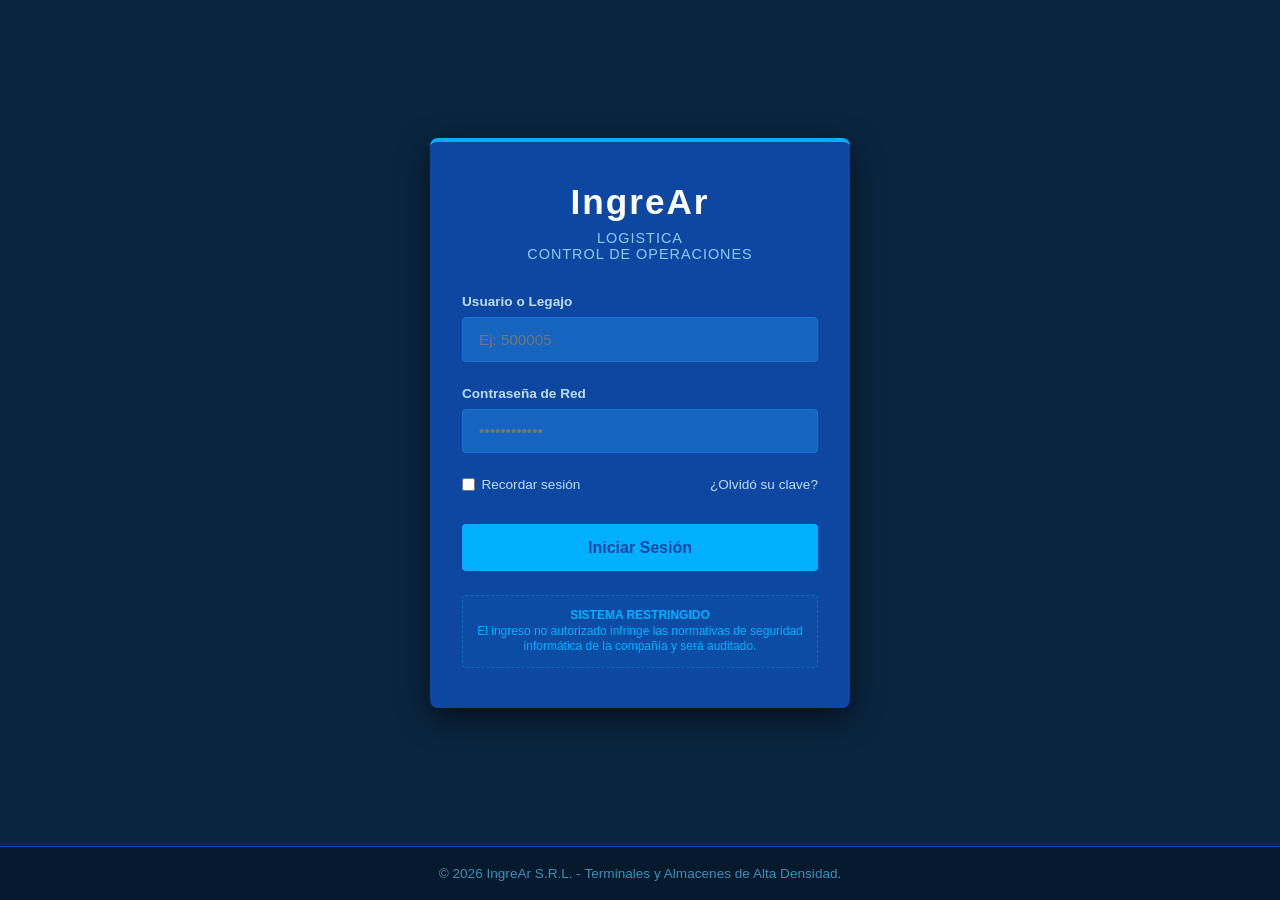
<file: index.html>
<!DOCTYPE html>
<html lang="es">
<head>
    <meta charset="UTF-8">
    <meta name="viewport" content="width=device-width, initial-scale=1.0">
    <title>IngreAr - Acceso Autorizado</title>
	    <style>
        /* --- ESTILOS GENERALES Y VARIABLES (Estilo Arcor) --- */
        :root {
            --color-principal: #0d47a1; /* Azul institucional profundo */
            --color-secundario: #1565c0; /* Azul intermedio para inputs */
            --color-acento: #00b0ff; /* Celeste brillante estilo Arcor */
            --color-texto: #ffffff;
            --color-texto-oscuro: #333333;
            --color-fondo-login: #0a2540; /* Fondo azul noche muy oscuro */
            --fuente: 'Segoe UI', Tahoma, Geneva, Verdana, sans-serif;
        }

        * {
            margin: 0;
            padding: 0;
            box-sizing: border-box;
        }

        body {
            font-family: var(--fuente);
            background-color: var(--color-fondo-login);
            color: var(--color-texto);
            height: 100vh;
            display: flex;
            flex-direction: column;
            justify-content: space-between;
        }

        /* --- CONTENEDOR CENTRAL DE LOGIN --- */
        .login-wrapper {
            flex: 1;
            display: flex;
            justify-content: center;
            align-items: center;
            padding: 1.5rem;
        }

        .login-card {
            background-color: var(--color-principal);
            width: 100%;
            max-width: 420px;
            padding: 2.5rem 2rem;
            border-radius: 8px;
            box-shadow: 0 10px 30px rgba(0, 0, 0, 0.6);
            border-top: 4px solid var(--color-acento);
        }

        .login-header {
            text-align: center;
            margin-bottom: 2rem;
        }

        .logo {
            font-size: 2.2rem;
            font-weight: bold;
            letter-spacing: 2px;
            margin-bottom: 0.5rem;
        }

        .logo span {
            color: var(--color-acento);
        }

        .login-header p {
            color: #90caf9; /* Celeste claro suavizado */
            font-size: 0.9rem;
            text-transform: uppercase;
            letter-spacing: 1px;
        }

        /* --- FORMULARIO E INPUTS --- */
        .form-group {
            margin-bottom: 1.5rem;
        }

        .form-group label {
            display: block;
            font-size: 0.85rem;
            font-weight: 600;
            margin-bottom: 0.5rem;
            color: #bbdefb;
        }

        .form-group input {
            width: 100%;
            padding: 0.8rem 1rem;
            background-color: var(--color-secundario);
            border: 1px solid #1976d2;
            border-radius: 4px;
            color: var(--color-texto);
            font-family: var(--fuente);
            font-size: 0.95rem;
            transition: all 0.3s ease;
        }

        .form-group input:focus {
            outline: none;
            border-color: var(--color-acento);
            box-shadow: 0 0 8px rgba(0, 176, 255, 0.4);
        }

        /* --- OPCIONES ADICIONALES --- */
        .login-opciones {
            display: flex;
            justify-content: space-between;
            align-items: center;
            font-size: 0.85rem;
            margin-bottom: 2rem;
        }

        .recordar-me {
            display: flex;
            align-items: center;
            gap: 0.4rem;
            cursor: pointer;
            color: #bbdefb;
        }

        .recordar-me input {
            accent-color: var(--color-acento);
        }

        .olvido-pass {
            color: #bbdefb;
            text-decoration: none;
            transition: color 0.2s;
        }

        .olvido-pass:hover {
            color: var(--color-acento);
        }

        /* --- BOTÓN DE ACCESO --- */
        .btn-ingresar {
            width: 100%;
            background-color: var(--color-acento);
            color: #0d47a1; /* Texto azul oscuro para contraste legible */
            border: none;
            padding: 0.9rem;
            border-radius: 4px;
            font-size: 1rem;
            font-weight: bold;
            cursor: pointer;
            transition: background-color 0.3s ease, transform 0.1s ease;
        }

        .btn-ingresar:hover {
            background-color: #40c4ff;
        }

        .btn-ingresar:active {
            transform: scale(0.98);
        }

        /* --- ADVERTENCIA DE SEGURIDAD --- */
        .aviso-seguridad {
            margin-top: 1.5rem;
            background-color: rgba(0, 176, 255, 0.05);
            border: 1px dashed rgba(0, 176, 255, 0.3);
            padding: 0.75rem;
            border-radius: 4px;
            text-align: center;
        }

        .aviso-seguridad p {
            font-size: 0.75rem;
            color: var(--color-acento);
            line-height: 1.3;
        }

        /* --- FOOTER --- */
        footer {
            background-color: rgba(0, 0, 0, 0.3);
            text-align: center;
            padding: 1.2rem;
            font-size: 0.85rem;
            border-top: 1px solid #0d47a1;
        }

        footer p {
            color: #4fc3f7;
            opacity: 0.7;
        }
    </style>
</head>
<body>

    <!-- Contenedor del Login -->
    <div class="login-wrapper">
        <div class="login-card">
            
            <div class="login-header">
                <div class="logo">IngreAr</div>
                <p>Logistica</p>
				<p>Control de Operaciones</p>
            </div>

            <form onsubmit="return false;">
                <!-- Usuario o Legajo -->
                <div class="form-group">
                    <label for="usuario">Usuario o Legajo</label>
                    <input type="text" id="usuario" placeholder="Ej: 500005" required autocomplete="username">
                </div>

                <!-- Contraseña -->
                <div class="form-group">
                    <label for="password">Contraseña de Red</label>
                    <input type="password" id="password" placeholder="••••••••••••" required autocomplete="current-password">
                </div>

                <!-- Recordar y Olvido -->
                <div class="login-opciones">
                    <label class="recordar-me">
                        <input type="checkbox" id="remember">
                        <span>Recordar sesión</span>
                    </label>
                    <a href="#" class="olvido-pass">¿Olvidó su clave?</a>
                </div>

                <!-- Botón -->
                <a href= "index2.html"><button type="button" class="btn-ingresar">Iniciar Sesión</button></a>
            </form>

            <!-- Cláusula de Seguridad -->
            <div class="aviso-seguridad">
                <p><strong>SISTEMA RESTRINGIDO</strong><br>El ingreso no autorizado infringe las normativas de seguridad informática de la compañía y será auditado.</p>
            </div>

        </div>
    </div>

    <!-- Pie de página integrado al fondo -->
    <footer>
        <p>&copy; 2026 IngreAr S.R.L. - Terminales y Almacenes de Alta Densidad.</p>
    </footer>

</body>
</html>
</file>
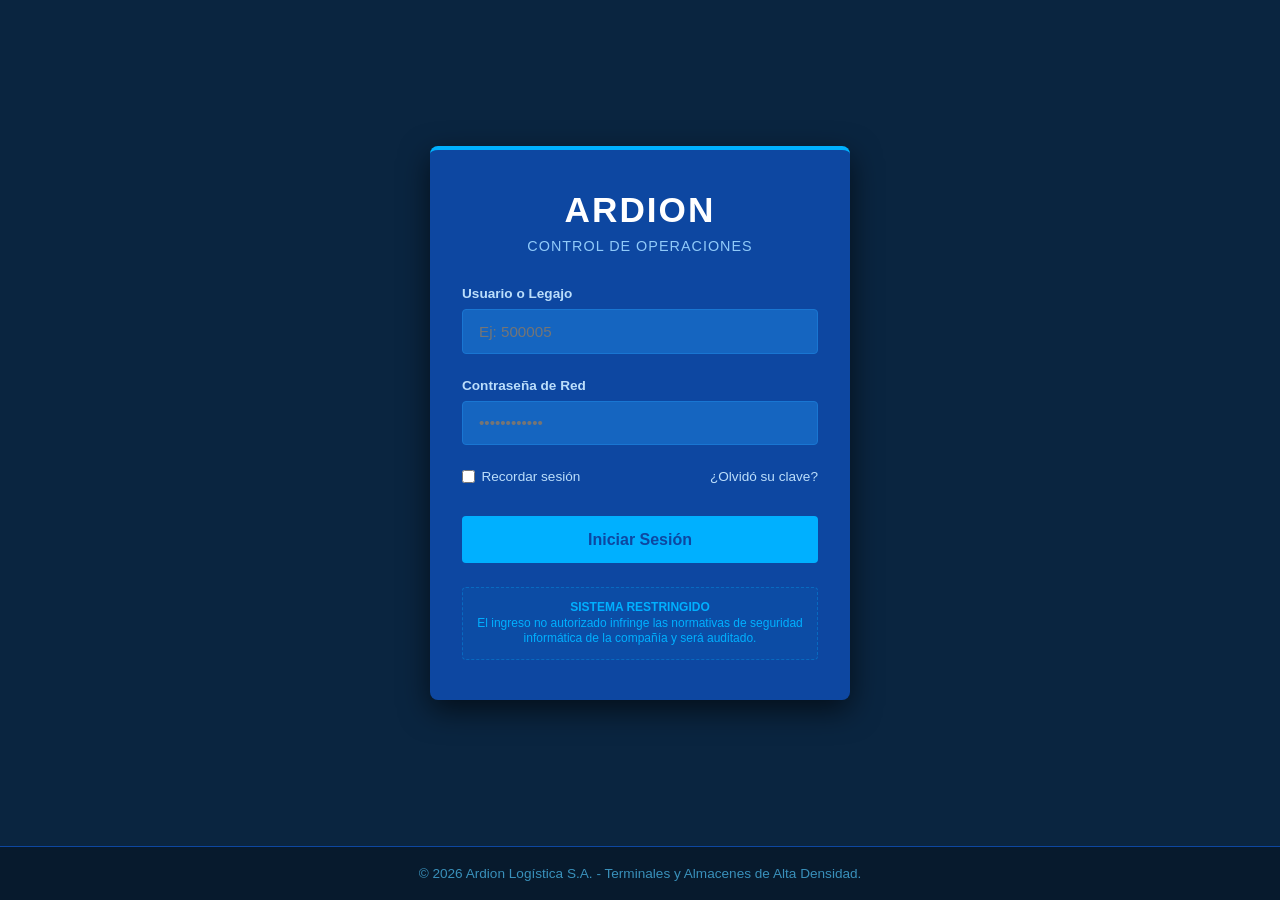
<file: acceso.html>
<!DOCTYPE html>
<html lang="es">
<head>
    <meta charset="UTF-8">
    <meta name="viewport" content="width=device-width, initial-scale=1.0">
    <title>Ardion - Acceso Autorizado</title>
	    <style>
        /* --- ESTILOS GENERALES Y VARIABLES (Estilo Arcor) --- */
        :root {
            --color-principal: #0d47a1; /* Azul institucional profundo */
            --color-secundario: #1565c0; /* Azul intermedio para inputs */
            --color-acento: #00b0ff; /* Celeste brillante estilo Arcor */
            --color-texto: #ffffff;
            --color-texto-oscuro: #333333;
            --color-fondo-login: #0a2540; /* Fondo azul noche muy oscuro */
            --fuente: 'Segoe UI', Tahoma, Geneva, Verdana, sans-serif;
        }

        * {
            margin: 0;
            padding: 0;
            box-sizing: border-box;
        }

        body {
            font-family: var(--fuente);
            background-color: var(--color-fondo-login);
            color: var(--color-texto);
            height: 100vh;
            display: flex;
            flex-direction: column;
            justify-content: space-between;
        }

        /* --- CONTENEDOR CENTRAL DE LOGIN --- */
        .login-wrapper {
            flex: 1;
            display: flex;
            justify-content: center;
            align-items: center;
            padding: 1.5rem;
        }

        .login-card {
            background-color: var(--color-principal);
            width: 100%;
            max-width: 420px;
            padding: 2.5rem 2rem;
            border-radius: 8px;
            box-shadow: 0 10px 30px rgba(0, 0, 0, 0.6);
            border-top: 4px solid var(--color-acento);
        }

        .login-header {
            text-align: center;
            margin-bottom: 2rem;
        }

        .logo {
            font-size: 2.2rem;
            font-weight: bold;
            letter-spacing: 2px;
            margin-bottom: 0.5rem;
        }

        .logo span {
            color: var(--color-acento);
        }

        .login-header p {
            color: #90caf9; /* Celeste claro suavizado */
            font-size: 0.9rem;
            text-transform: uppercase;
            letter-spacing: 1px;
        }

        /* --- FORMULARIO E INPUTS --- */
        .form-group {
            margin-bottom: 1.5rem;
        }

        .form-group label {
            display: block;
            font-size: 0.85rem;
            font-weight: 600;
            margin-bottom: 0.5rem;
            color: #bbdefb;
        }

        .form-group input {
            width: 100%;
            padding: 0.8rem 1rem;
            background-color: var(--color-secundario);
            border: 1px solid #1976d2;
            border-radius: 4px;
            color: var(--color-texto);
            font-family: var(--fuente);
            font-size: 0.95rem;
            transition: all 0.3s ease;
        }

        .form-group input:focus {
            outline: none;
            border-color: var(--color-acento);
            box-shadow: 0 0 8px rgba(0, 176, 255, 0.4);
        }

        /* --- OPCIONES ADICIONALES --- */
        .login-opciones {
            display: flex;
            justify-content: space-between;
            align-items: center;
            font-size: 0.85rem;
            margin-bottom: 2rem;
        }

        .recordar-me {
            display: flex;
            align-items: center;
            gap: 0.4rem;
            cursor: pointer;
            color: #bbdefb;
        }

        .recordar-me input {
            accent-color: var(--color-acento);
        }

        .olvido-pass {
            color: #bbdefb;
            text-decoration: none;
            transition: color 0.2s;
        }

        .olvido-pass:hover {
            color: var(--color-acento);
        }

        /* --- BOTÓN DE ACCESO --- */
        .btn-ingresar {
            width: 100%;
            background-color: var(--color-acento);
            color: #0d47a1; /* Texto azul oscuro para contraste legible */
            border: none;
            padding: 0.9rem;
            border-radius: 4px;
            font-size: 1rem;
            font-weight: bold;
            cursor: pointer;
            transition: background-color 0.3s ease, transform 0.1s ease;
        }

        .btn-ingresar:hover {
            background-color: #40c4ff;
        }

        .btn-ingresar:active {
            transform: scale(0.98);
        }

        /* --- ADVERTENCIA DE SEGURIDAD --- */
        .aviso-seguridad {
            margin-top: 1.5rem;
            background-color: rgba(0, 176, 255, 0.05);
            border: 1px dashed rgba(0, 176, 255, 0.3);
            padding: 0.75rem;
            border-radius: 4px;
            text-align: center;
        }

        .aviso-seguridad p {
            font-size: 0.75rem;
            color: var(--color-acento);
            line-height: 1.3;
        }

        /* --- FOOTER --- */
        footer {
            background-color: rgba(0, 0, 0, 0.3);
            text-align: center;
            padding: 1.2rem;
            font-size: 0.85rem;
            border-top: 1px solid #0d47a1;
        }

        footer p {
            color: #4fc3f7;
            opacity: 0.7;
        }
    </style>
</head>
<body>

    <!-- Contenedor del Login -->
    <div class="login-wrapper">
        <div class="login-card">
            
            <div class="login-header">
                <div class="logo">ARDION</div>
                <p>Control de Operaciones</p>
            </div>

            <form onsubmit="return false;">
                <!-- Usuario o Legajo -->
                <div class="form-group">
                    <label for="usuario">Usuario o Legajo</label>
                    <input type="text" id="usuario" placeholder="Ej: 500005" required autocomplete="username">
                </div>

                <!-- Contraseña -->
                <div class="form-group">
                    <label for="password">Contraseña de Red</label>
                    <input type="password" id="password" placeholder="••••••••••••" required autocomplete="current-password">
                </div>

                <!-- Recordar y Olvido -->
                <div class="login-opciones">
                    <label class="recordar-me">
                        <input type="checkbox" id="remember">
                        <span>Recordar sesión</span>
                    </label>
                    <a href="#" class="olvido-pass">¿Olvidó su clave?</a>
                </div>

                <!-- Botón -->
                <a href= "/home/matibza/Descargas/Deposito/separaciones/index2.html"><button type="button" class="btn-ingresar">Iniciar Sesión</button></a>
            </form>

            <!-- Cláusula de Seguridad -->
            <div class="aviso-seguridad">
                <p><strong>SISTEMA RESTRINGIDO</strong><br>El ingreso no autorizado infringe las normativas de seguridad informática de la compañía y será auditado.</p>
            </div>

        </div>
    </div>

    <!-- Pie de página integrado al fondo -->
    <footer>
        <p>&copy; 2026 Ardion Logística S.A. - Terminales y Almacenes de Alta Densidad.</p>
    </footer>

</body>
</html>
</file>
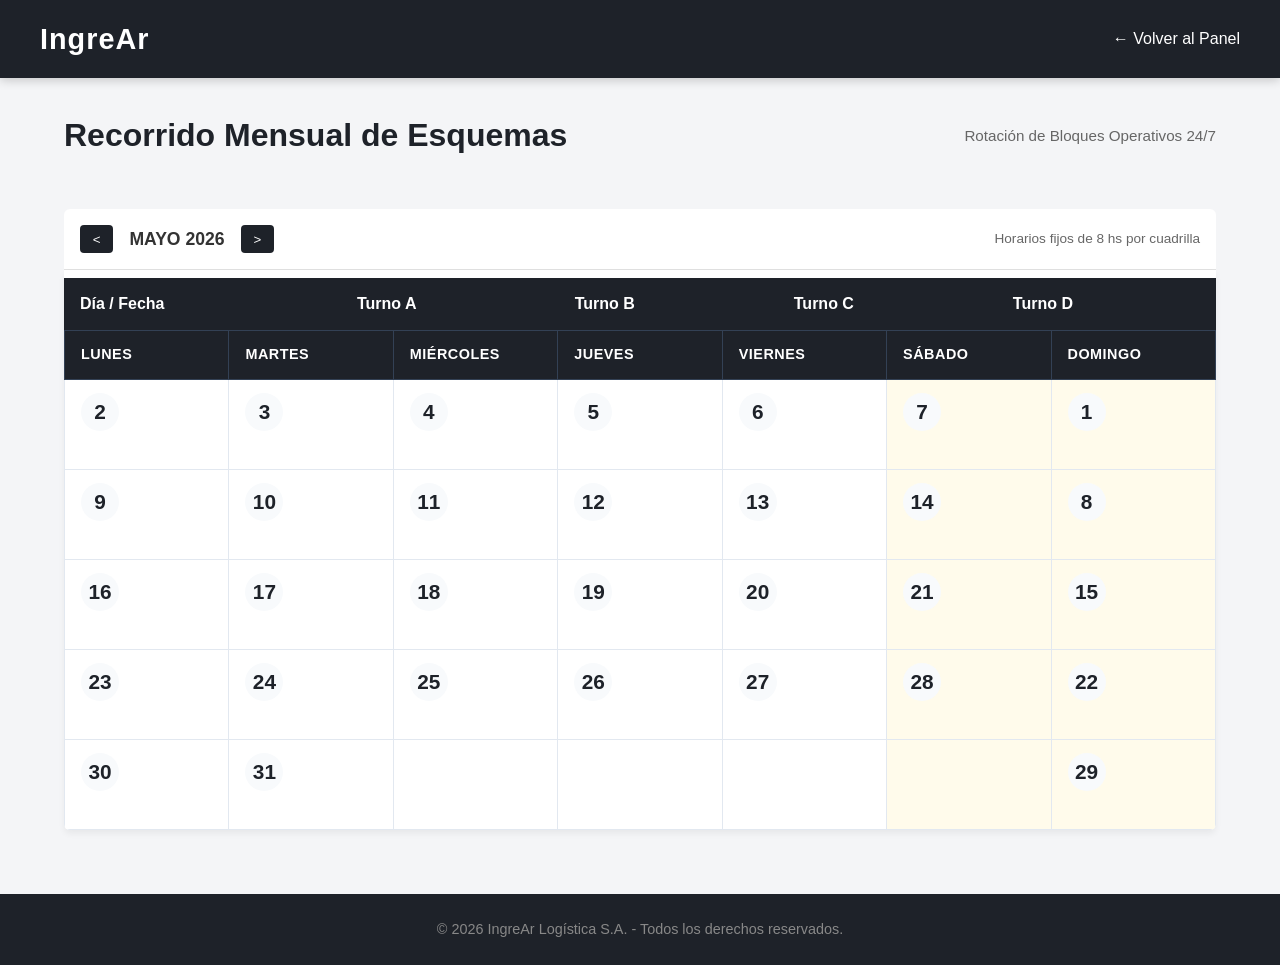
<file: calendario.html>
<!DOCTYPE html>
<html lang="es">
<head>
    <meta charset="UTF-8">
    <meta name="viewport" content="width=device-width, initial-scale=1.0">
    <title>IngreAr - Calendario Mensual de Turnos</title>
	<link rel="stylesheet" href="styles/styles.css">
	<link rel="stylesheet" href="styles/styles_calendario.css">
</head>
<body>

    <header>
        <div class="nav-container">
            <div class="logo">IngreAr</div>
            <a href="index2.html" class="btn-volver">&#8592; Volver al Panel</a>
        </div>
    </header>

    <main>
        <div class="seccion-encabezado">
            <h2>Recorrido Mensual de Esquemas</h2>
            <p style="color: #666; font-size: 0.95rem;">Rotación de Bloques Operativos 24/7</p>
        </div>

        <section>
            <div class="acciones-barra">
                <div class="mes-control">
                    <button class="btn-flecha">&lt;</button>
                    <span>MAYO 2026</span>
                    <button class="btn-flecha">&gt;</button>
                </div>
                <span style="font-size: 0.85rem; color: #666;">Horarios fijos de 8 hs por cuadrilla</span>
            </div>

            <div class="tabla-contenedor">
                <table>
                    <thead>
                        <tr>
                            <th style="text-align: left; padding-left: 1rem;">Día / Fecha</th>
                            <th>Turno A</th>
                            <th>Turno B</th>
                            <th>Turno C</th>
                            <th>Turno D</th>
                        </tr>
                    </thead>
                    <tbody>
                        <!-- Calendario Completo de 31 días (Mayo 2026) -->
                       
<div class="calendario-container">

    <!-- Tabla calendario rectangular: 7 columnas (días de semana) y filas necesarias para 31 celdas.
         Organización: Lunes a Domingo (como calendario tradicional)
         Para cubrir exactamente 31 días comenzamos desde el día 1 en la posición que corresponda según marzo 2026.
         Marzo 2026 comienza en DOMINGO. Para que quede completamente rectangular y mostrar todas las celdas de forma
         ordenada, haremos que la primera fila tenga desde día 1 (domingo) y completamos hasta el sábado siguiente.
         Al final, necesitaremos 5 filas completas (7x5 = 35 celdas) pero sólo mostraremos 31 números; 
         las celdas vacías (sin número) se mantienen en blanco para respetar forma rectangular. El diseño de la tabla
         será completamente simétrico. -->
    <table class="calendario-tabla" role="grid">
        <thead>
            <tr>
                <th>LUNES</th>
                <th>MARTES</th>
                <th>MIÉRCOLES</th>
                <th>JUEVES</th>
                <th>VIERNES</th>
                <th>SÁBADO</th>
                <th>DOMINGO</th>
            </tr>
        </thead>
        <tbody>
            <!-- 
                Marzo 2026: el primer día es domingo 1.
                Distribución real:
                - Semana 1: Domingo 1, luego lunes 2, martes 3, miércoles 4, jueves 5, viernes 6, sábado 7.
                - Semana 2: Domingo 8, lunes 9, martes 10, miércoles 11, jueves 12, viernes 13, sábado 14.
                - Semana 3: Domingo 15, lunes 16, martes 17, miércoles 18, jueves 19, viernes 20, sábado 21.
                - Semana 4: Domingo 22, lunes 23, martes 24, miércoles 25, jueves 26, viernes 27, sábado 28.
                - Semana 5: Domingo 29, lunes 30, martes 31, miércoles (vacío), jueves (vacío), viernes (vacío), sábado (vacío).
                
                Para lograr exactamente 31 números dentro de las celdas, mantendremos la estructura rectangular de 7x5.
                Las celdas sin día se dejan vacías o con un espacio, pero la cuadrícula permanece sólida.
                Además agregaremos clase 'sabado' o 'domingo' para aplicar color de fondo según paleta original.
            -->
            <!-- FILA 1: del día 1 al 7 (pero atención: domingo 1 empieza en la última columna). 
                 En la tabla el orden de columnas es LUNES, MARTES, MIÉR, JUEVES, VIERNES, SÁBADO, DOMINGO. -->
            <tr>
                <!-- Lunes 2 -->
                <td class="lunes"><div class="numero-dia">2</div></td>
                <!-- Martes 3 -->
                <td><div class="numero-dia">3</div></td>
                <!-- Miércoles 4 -->
                <td><div class="numero-dia">4</div></td>
                <!-- Jueves 5 -->
                <td><div class="numero-dia">5</div></td>
                <!-- Viernes 6 -->
                <td><div class="numero-dia">6</div></td>
                <!-- Sábado 7 (sabado) -->
                <td class="sabado"><div class="numero-dia">7</div></td>
                <!-- Domingo 1 (domingo) -->
                <td class="domingo"><div class="numero-dia">1</div></td>
            </tr>
            <!-- FILA 2: días 8 al 14 -->
            <tr>
                <td><div class="numero-dia">9</div></td>   <!-- Lunes 9 -->
                <td><div class="numero-dia">10</div></td>  <!-- Martes 10 -->
                <td><div class="numero-dia">11</div></td>  <!-- Miércoles 11 -->
                <td><div class="numero-dia">12</div></td>  <!-- Jueves 12 -->
                <td><div class="numero-dia">13</div></td>  <!-- Viernes 13 -->
                <td class="sabado"><div class="numero-dia">14</div></td> <!-- Sábado 14 -->
                <td class="domingo"><div class="numero-dia">8</div></td>  <!-- Domingo 8 -->
            </tr>
            <!-- FILA 3: días 15 al 21 -->
            <tr>
                <td><div class="numero-dia">16</div></td>  <!-- Lunes 16 -->
                <td><div class="numero-dia">17</div></td>  <!-- Martes 17 -->
                <td><div class="numero-dia">18</div></td>  <!-- Miércoles 18 -->
                <td><div class="numero-dia">19</div></td>  <!-- Jueves 19 -->
                <td><div class="numero-dia">20</div></td>  <!-- Viernes 20 -->
                <td class="sabado"><div class="numero-dia">21</div></td> <!-- Sábado 21 -->
                <td class="domingo"><div class="numero-dia">15</div></td> <!-- Domingo 15 -->
            </tr>
            <!-- FILA 4: días 22 al 28 -->
            <tr>
                <td><div class="numero-dia">23</div></td>  <!-- Lunes 23 -->
                <td><div class="numero-dia">24</div></td>  <!-- Martes 24 -->
                <td><div class="numero-dia">25</div></td>  <!-- Miércoles 25 -->
                <td><div class="numero-dia">26</div></td>  <!-- Jueves 26 -->
                <td><div class="numero-dia">27</div></td>  <!-- Viernes 27 -->
                <td class="sabado"><div class="numero-dia">28</div></td> <!-- Sábado 28 -->
                <td class="domingo"><div class="numero-dia">22</div></td> <!-- Domingo 22 -->
            </tr>
            <!-- FILA 5: días 29,30,31 + celdas vacías (sin número) para mantener rectangularidad -->
            <tr>
                <td><div class="numero-dia">30</div></td>  <!-- Lunes 30 -->
                <td><div class="numero-dia">31</div></td>  <!-- Martes 31 -->
                <td><!-- Miércoles vacío (sin número, espacio en blanco) --></td>
                <td><!-- Jueves vacío --></td>
                <td><!-- Viernes vacío --></td>
                <td class="sabado"><!-- Sábado vacío, solo fondo de finde pero sin número --></td>
                <td class="domingo"><div class="numero-dia">29</div></td>  <!-- Domingo 29 -->
            </tr>
        </tbody>
    </table>
</div>
                    </tbody>
                </table>
            </div>
        </section>
    </main>

    <footer>
        <div class="container">
            <p>&copy; 2026 IngreAr Logística S.A. - Todos los derechos reservados.</p>
        </div>
    </footer>

</body>
</html>
</file>
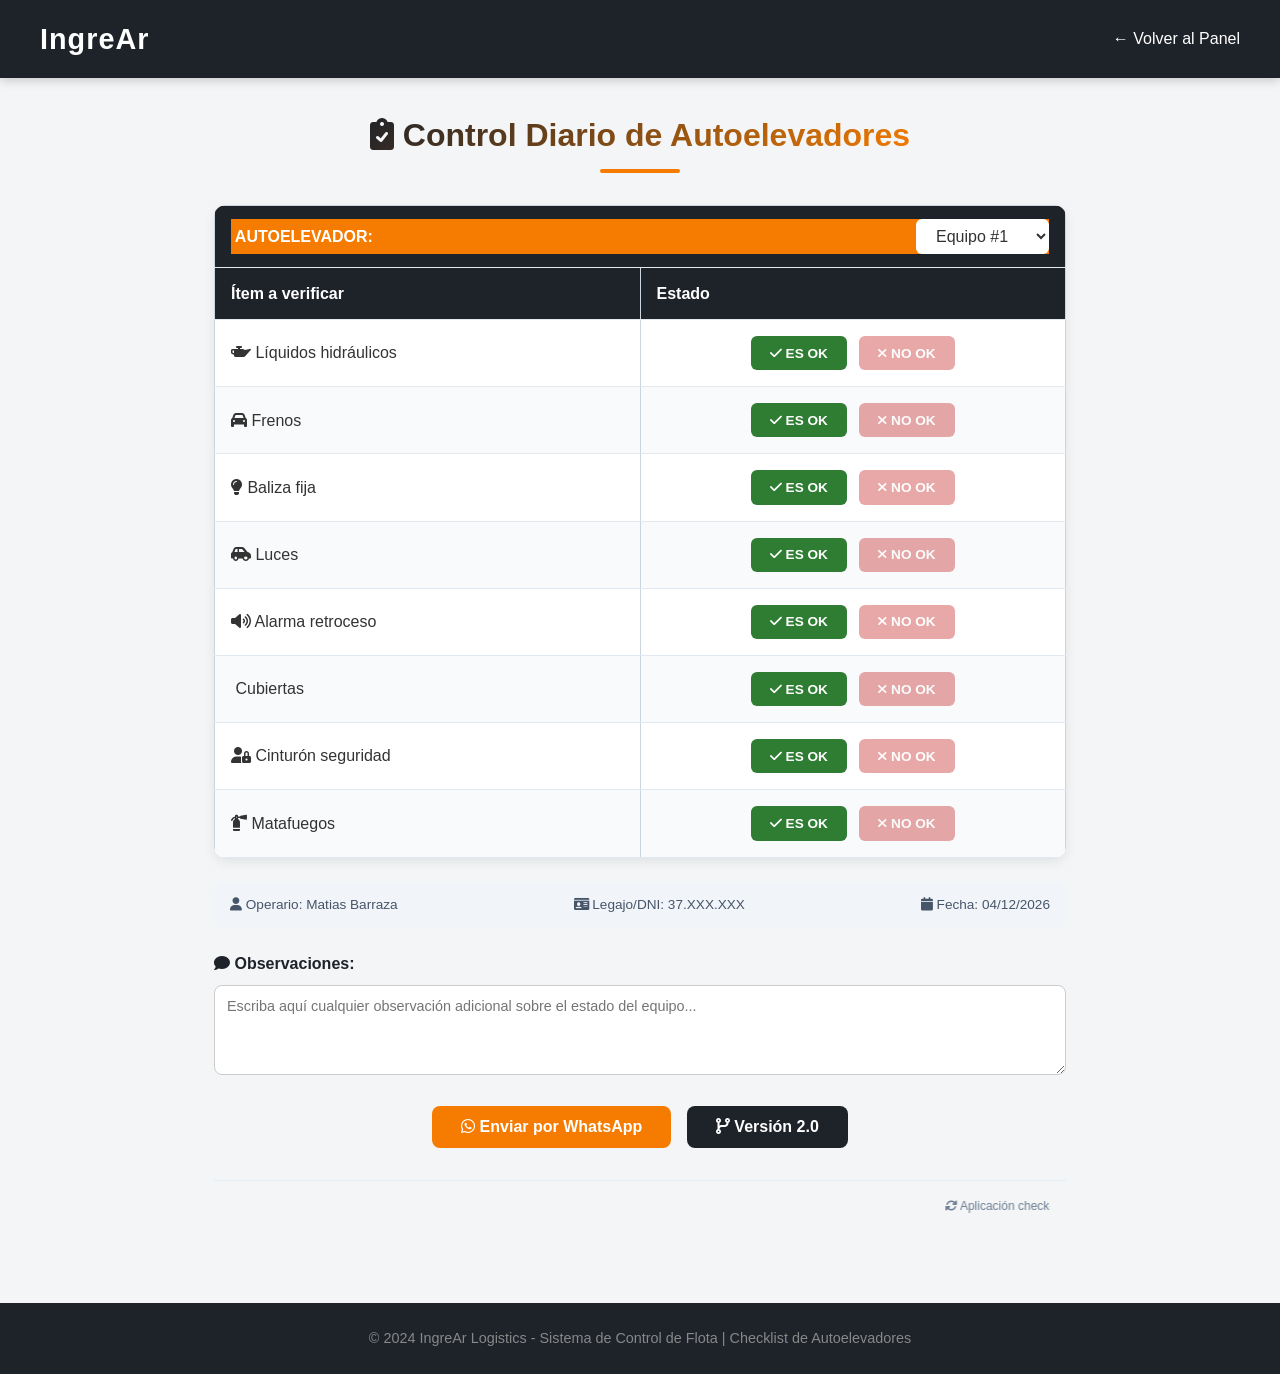
<file: checkin.html>
<!DOCTYPE html>
<html lang="es">
<head>
    <meta charset="utf-8">
    <meta name="viewport" content="width=device-width, initial-scale=1.0, user-scalable=yes">
    <title>IngreAr Logistics | Checklist de Autoelevadores</title>
    <!-- Font Awesome para iconos (opcional pero mejora la estética) -->
    <link rel="stylesheet" href="https://cdnjs.cloudflare.com/ajax/libs/font-awesome/6.0.0-beta3/css/all.min.css">
    <!-- Estilos globales unificados de IngreAr -->
    <link rel="stylesheet" href="styles/styles.css">
    <style>
        /* Estilos adicionales específicos para el checklist 
           (NO se modifica styles.css, solo se agregan los necesarios para el formulario) */
        
        /* Contenedor principal del checklist */
        .checklist-container {
            max-width: 900px;
            margin: 2rem auto;
            padding: 0 1.5rem;
        }
        
        /* Título principal con estilo IngreAr */
        .checklist-titulo {
            text-align: center;
            margin-bottom: 2rem;
            position: relative;
        }
        
        .checklist-titulo h1 {
            font-size: 2rem;
            color: var(--color-principal);
            background: linear-gradient(135deg, var(--color-principal), var(--color-autoelevadores));
            background-clip: text;
            -webkit-background-clip: text;
            color: transparent;
            display: inline-block;
        }
        
        .checklist-titulo::after {
            content: '';
            display: block;
            width: 80px;
            height: 4px;
            background-color: var(--color-autoelevadores);
            margin: 0.5rem auto 0 auto;
            border-radius: 2px;
        }
        
        /* Tabla de checklist rediseñada */
        .checklist-table {
            width: 100%;
            border-collapse: collapse;
            background-color: #ffffff;
            border-radius: 12px;
            overflow: hidden;
            box-shadow: 0 4px 12px rgba(0,0,0,0.08);
            margin-bottom: 1.5rem;
        }
        
        .checklist-table th,
        .checklist-table td {
            padding: 1rem;
            text-align: left;
            border-bottom: 1px solid #e2e8f0;
        }
        
        .checklist-table th {
            background-color: var(--color-principal);
            color: var(--color-texto);
            font-weight: 600;
            font-size: 1rem;
        }
        
        .checklist-table tr:hover td {
            background-color: #f8fafc;
        }
        
        /* Selector de equipo */
        .equipo-selector {
            background-color: var(--color-autoelevadores);
            color: white;
            font-weight: 600;
        }
        
        .equipo-selector select {
            background-color: white;
            border: none;
            padding: 0.5rem 1rem;
            border-radius: 6px;
            font-size: 1rem;
            font-weight: normal;
            cursor: pointer;
            margin-left: 1rem;
        }
        
        /* Botones ES OK / NO OK */
        .btn-check {
            display: flex;
            gap: 0.75rem;
            justify-content: center;
            align-items: center;
        }
        
        .btn-ok, .btn-no {
            padding: 0.6rem 1.2rem;
            border: none;
            border-radius: 6px;
            font-weight: 600;
            font-size: 0.85rem;
            cursor: pointer;
            transition: all 0.2s ease;
            min-width: 90px;
        }
        
        .btn-ok {
            background-color: #2e7d32;
            color: white;
            opacity: 1;
        }
        
        .btn-ok:hover {
            background-color: #1b5e20;
            transform: translateY(-1px);
        }
        
        .btn-no {
            background-color: #c62828;
            color: white;
            opacity: 0.4;
        }
        
        .btn-no:hover {
            opacity: 0.7;
            transform: translateY(-1px);
        }
        
        /* Textarea observaciones */
        .observaciones-area {
            width: 100%;
            margin-bottom: 1.5rem;
        }
        
        .observaciones-area label {
            display: block;
            font-weight: 600;
            margin-bottom: 0.5rem;
            color: var(--color-principal);
        }
        
        .observaciones-area textarea {
            width: 100%;
            padding: 0.75rem;
            border: 1px solid #ccc;
            border-radius: 8px;
            font-family: var(--fuente);
            font-size: 0.9rem;
            resize: vertical;
            transition: box-shadow 0.2s ease;
        }
        
        .observaciones-area textarea:focus {
            outline: none;
            border-color: var(--color-autoelevadores);
            box-shadow: 0 0 0 3px rgba(245, 124, 0, 0.2);
        }
        
        /* Botones de acción */
        .acciones-botones {
            display: flex;
            gap: 1rem;
            justify-content: center;
            flex-wrap: wrap;
            margin: 1.5rem 0;
        }
        
        .btn-enviar, .btn-version {
            padding: 0.75rem 1.8rem;
            border: none;
            border-radius: 8px;
            font-weight: 600;
            font-size: 1rem;
            cursor: pointer;
            transition: all 0.2s ease;
            text-decoration: none;
            display: inline-block;
            text-align: center;
        }
        
        .btn-enviar {
            background-color: var(--color-autoelevadores);
            color: white;
        }
        
        .btn-enviar:hover {
            background-color: #e65100;
            transform: translateY(-2px);
        }
        
        .btn-version {
            background-color: var(--color-principal);
            color: white;
        }
        
        .btn-version:hover {
            background-color: var(--color-secundario);
            transform: translateY(-2px);
        }
        
        /* Info del operario (simulada) */
        .info-operario {
            background-color: #f1f5f9;
            padding: 0.75rem 1rem;
            border-radius: 8px;
            margin-bottom: 1.5rem;
            font-size: 0.85rem;
            color: #475569;
            display: flex;
            justify-content: space-between;
            flex-wrap: wrap;
            gap: 1rem;
        }
        
        /* Campo oculto para el link de WhatsApp */
        .hidden-link {
            display: none;
        }
        
        /* Footer personalizado */
        .checklist-footer {
            text-align: center;
            padding: 1rem;
            margin-top: 2rem;
            font-size: 0.75rem;
            color: #6c7e91;
            border-top: 1px solid #e2edf7;
        }
        
        /* Responsive */
        @media (max-width: 768px) {
            .checklist-container {
                padding: 0 1rem;
            }
            
            .btn-check {
                flex-direction: column;
            }
            
            .btn-ok, .btn-no {
                width: 100%;
            }
            
            .equipo-selector select {
                margin-left: 0;
                margin-top: 0.5rem;
                width: 100%;
            }
            
            .equipo-selector {
                flex-direction: column;
                text-align: center;
            }
        }
    </style>
</head>
<body>
	    <!-- Encabezado -->
    <header>
        <div class="nav-container">
            <div class="logo">IngreAr</div>
            <a href="index2.html" class="btn-volver">&#8592; Volver al Panel</a>
        </div>
    </header>
    <main>
        <div class="checklist-container">
            <!-- Título -->
            <div class="checklist-titulo">
                <h1><i class="fas fa-clipboard-check"></i> Control Diario de Autoelevadores</h1>
            </div>

            <!-- Tabla principal de checklist -->
            <table class="checklist-table">
                <thead>
                    <tr>
                        <th colspan="2">
                            <div class="equipo-selector" style="display: flex; justify-content: space-between; align-items: center; flex-wrap: wrap;">
                                <span><i class="fas fa-forklift"></i> AUTOELEVADOR:</span>
                                <select id="equipo" style="padding: 0.5rem 1rem; border-radius: 6px; background: white; color: #333;">
                                    <option value="1">Equipo #1</option>
                                    <option value="2">Equipo #2</option>
                                    <option value="5">Equipo #5</option>
                                    <option value="17">Equipo #17</option>
                                    <option value="18">Equipo #18</option>
                                    <option value="20">Equipo #20</option>
                                    <option value="23">Equipo #23</option>
                                </select>
                            </div>
                        </th>
                    </tr>
                    <tr>
                        <th style="width: 50%;">Ítem a verificar</th>
                        <th style="width: 50%;">Estado</th>
                    </tr>
                </thead>
                <tbody>
                    <tr>
                        <td><i class="fas fa-oil-can"></i> Líquidos hidráulicos</td>
                        <td>
                            <div class="btn-check">
                                <button id="o1" class="btn-ok" onclick="ES_OK(1)"><i class="fas fa-check"></i> ES OK</button>
                                <button id="n1" class="btn-no" onclick="NO_OK(1)"><i class="fas fa-times"></i> NO OK</button>
                            </div>
                        </td>
                    </tr>
                    <tr>
                        <td><i class="fas fa-car"></i> Frenos</td>
                        <td>
                            <div class="btn-check">
                                <button id="o2" class="btn-ok" onclick="ES_OK(2)"><i class="fas fa-check"></i> ES OK</button>
                                <button id="n2" class="btn-no" onclick="NO_OK(2)"><i class="fas fa-times"></i> NO OK</button>
                            </div>
                        </td>
                    </tr>
                    <tr>
                        <td><i class="fas fa-lightbulb"></i> Baliza fija</td>
                        <td>
                            <div class="btn-check">
                                <button id="o3" class="btn-ok" onclick="ES_OK(3)"><i class="fas fa-check"></i> ES OK</button>
                                <button id="n3" class="btn-no" onclick="NO_OK(3)"><i class="fas fa-times"></i> NO OK</button>
                            </div>
                        </td>
                    </tr>
                    <tr>
                        <td><i class="fas fa-car-side"></i> Luces</td>
                        <td>
                            <div class="btn-check">
                                <button id="o4" class="btn-ok" onclick="ES_OK(4)"><i class="fas fa-check"></i> ES OK</button>
                                <button id="n4" class="btn-no" onclick="NO_OK(4)"><i class="fas fa-times"></i> NO OK</button>
                            </div>
                        </td>
                    </tr>
                    <tr>
                        <td><i class="fas fa-volume-up"></i> Alarma retroceso</td>
                        <td>
                            <div class="btn-check">
                                <button id="o5" class="btn-ok" onclick="ES_OK(5)"><i class="fas fa-check"></i> ES OK</button>
                                <button id="n5" class="btn-no" onclick="NO_OK(5)"><i class="fas fa-times"></i> NO OK</button>
                            </div>
                        </td>
                    </tr>
                    <tr>
                        <td><i class="fas fa-tire"></i> Cubiertas</td>
                        <td>
                            <div class="btn-check">
                                <button id="o6" class="btn-ok" onclick="ES_OK(6)"><i class="fas fa-check"></i> ES OK</button>
                                <button id="n6" class="btn-no" onclick="NO_OK(6)"><i class="fas fa-times"></i> NO OK</button>
                            </div>
                        </td>
                    </tr>
                    <tr>
                        <td><i class="fas fa-user-lock"></i> Cinturón seguridad</td>
                        <td>
                            <div class="btn-check">
                                <button id="o7" class="btn-ok" onclick="ES_OK(7)"><i class="fas fa-check"></i> ES OK</button>
                                <button id="n7" class="btn-no" onclick="NO_OK(7)"><i class="fas fa-times"></i> NO OK</button>
                            </div>
                        </td>
                    </tr>
                    <tr>
                        <td><i class="fas fa-fire-extinguisher"></i> Matafuegos</td>
                        <td>
                            <div class="btn-check">
                                <button id="o8" class="btn-ok" onclick="ES_OK(8)"><i class="fas fa-check"></i> ES OK</button>
                                <button id="n8" class="btn-no" onclick="NO_OK(8)"><i class="fas fa-times"></i> NO OK</button>
                            </div>
                        </td>
                    </tr>
                </tbody>
            </table>

            <!-- Información del operario (simulada) -->
            <div class="info-operario">
                <span><i class="fas fa-user"></i> Operario: Matias Barraza</span>
                <span><i class="fas fa-id-card"></i> Legajo/DNI: 37.XXX.XXX</span>
                <span><i class="fas fa-calendar"></i> Fecha: <span id="fechaActual"></span></span>
            </div>

            <!-- Observaciones -->
            <div class="observaciones-area">
                <label><i class="fas fa-comment"></i> Observaciones:</label>
                <textarea id="observaciones" rows="4" placeholder="Escriba aquí cualquier observación adicional sobre el estado del equipo..."></textarea>
            </div>

            <!-- Botones de acción -->
            <div class="acciones-botones">
                <button class="btn-enviar" onclick="enviar()"><i class="fab fa-whatsapp"></i> Enviar por WhatsApp</button>
                <button class="btn-version" onclick="window.location.href='../checklist/checklist2.html'"><i class="fas fa-code-branch"></i> Versión 2.0</button>
            </div>

            <!-- Campo oculto para el link generado -->
            <input id="LK" type="text" class="hidden-link" value="https://api.whatsapp.com/send?text=CONTROL%20DIARIO%20DE%20AUTOELEVADORES">

            <!-- Footer -->
            <div class="checklist-footer">
                <marquee><i class="fas fa-sync-alt"></i> Aplicación check-list de autoelevadores. Última actualización: 18/04/2024. <i class="fas fa-forklift"></i> IngreAr</marquee>
            </div>
        </div>
    </main>

    <!-- Footer global de IngreAr (opcional, mantiene coherencia) -->
    <footer>
        <p>&copy; 2024 IngreAr Logistics - Sistema de Control de Flota | Checklist de Autoelevadores</p>
    </footer>

    <script type="text/javascript">
        // Estados de los botones (0 = OK seleccionado, 1 = NO OK seleccionado)
        let estados = {
            1: { ok: 1, no: 0, resultado: 'ES OK' },
            2: { ok: 1, no: 0, resultado: 'ES OK' },
            3: { ok: 1, no: 0, resultado: 'ES OK' },
            4: { ok: 1, no: 0, resultado: 'ES OK' },
            5: { ok: 1, no: 0, resultado: 'ES OK' },
            6: { ok: 1, no: 0, resultado: 'ES OK' },
            7: { ok: 1, no: 0, resultado: 'ES OK' },
            8: { ok: 1, no: 0, resultado: 'ES OK' }
        };

        // Función ES_OK unificada
        function ES_OK(num) {
            let estado = estados[num];
            let btnOk = document.getElementById('o' + num);
            let btnNo = document.getElementById('n' + num);
            
            if (estado.ok == 0) {
                // Actualmente NO OK, cambiamos a OK
                btnOk.style.opacity = "1";
                btnNo.style.opacity = "0.4";
                estado.ok = 1;
                estado.no = 0;
                estado.resultado = 'ES OK';
            } else if (estado.ok == 1) {
                // Actualmente OK, cambiamos a NO OK
                btnOk.style.opacity = "0.4";
                btnNo.style.opacity = "1";
                estado.ok = 0;
                estado.no = 1;
                estado.resultado = 'NO OK';
            }
        }

        // Función NO_OK unificada
        function NO_OK(num) {
            let estado = estados[num];
            let btnOk = document.getElementById('o' + num);
            let btnNo = document.getElementById('n' + num);
            
            if (estado.no == 0) {
                // Actualmente OK, cambiamos a NO OK
                btnOk.style.opacity = "0.4";
                btnNo.style.opacity = "1";
                estado.ok = 0;
                estado.no = 1;
                estado.resultado = 'NO OK';
            } else if (estado.no == 1) {
                // Actualmente NO OK, cambiamos a OK
                btnOk.style.opacity = "1";
                btnNo.style.opacity = "0.4";
                estado.ok = 1;
                estado.no = 0;
                estado.resultado = 'ES OK';
            }
        }

        // Función para obtener la fecha actual formateada
        function getFechaActual() {
            const hoy = new Date();
            const dia = String(hoy.getDate()).padStart(2, '0');
            const mes = String(hoy.getMonth() + 1).padStart(2, '0');
            const año = hoy.getFullYear();
            return `${dia}/${mes}/${año}`;
        }

        // Función para enviar el reporte por WhatsApp
        function enviar() {
            const equipo = document.getElementById("equipo").value;
            const fecha = getFechaActual();
            const observaciones = document.getElementById("observaciones").value || "Sin observaciones";
            const operario = 'Matias Barraza';
            const legajo = '37.XXX.XXX';
            
            // Construir mensaje
            const mensaje = `CONTROL DIARIO DE AUTOELEVADORES, SECTOR QUE ARCHIVA: HSMA%0A` +
                `*EQUIPO:* ${equipo}%0A` +
                `*Fecha:* ${fecha}%0A` +
                `*Líquidos hidráulicos:* ${estados[1].resultado}%0A` +
                `*Frenos:* ${estados[2].resultado}%0A` +
                `*Baliza fija:* ${estados[3].resultado}%0A` +
                `*Luces:* ${estados[4].resultado}%0A` +
                `*Alarma retroceso:* ${estados[5].resultado}%0A` +
                `*Cubiertas:* ${estados[6].resultado}%0A` +
                `*Cinturón seguridad:* ${estados[7].resultado}%0A` +
                `*Matafuegos:* ${estados[8].resultado}%0A` +
                `*Operario:* ${operario}%0A` +
                `*Legajo/DNI:* ${legajo}%0A` +
                `*Observaciones:* ${observaciones}%0A` +
                `&phone=542346304109`;
            
            const linkCompleto = "https://api.whatsapp.com/send?text=" + mensaje;
            
            // Abrir WhatsApp
            window.open(linkCompleto, '_blank');
        }

        // Mostrar fecha actual al cargar la página
        document.addEventListener('DOMContentLoaded', function() {
            const fechaSpan = document.getElementById('fechaActual');
            if (fechaSpan) {
                fechaSpan.textContent = getFechaActual();
            }
        });
    </script>
</body>
</html>
</file>
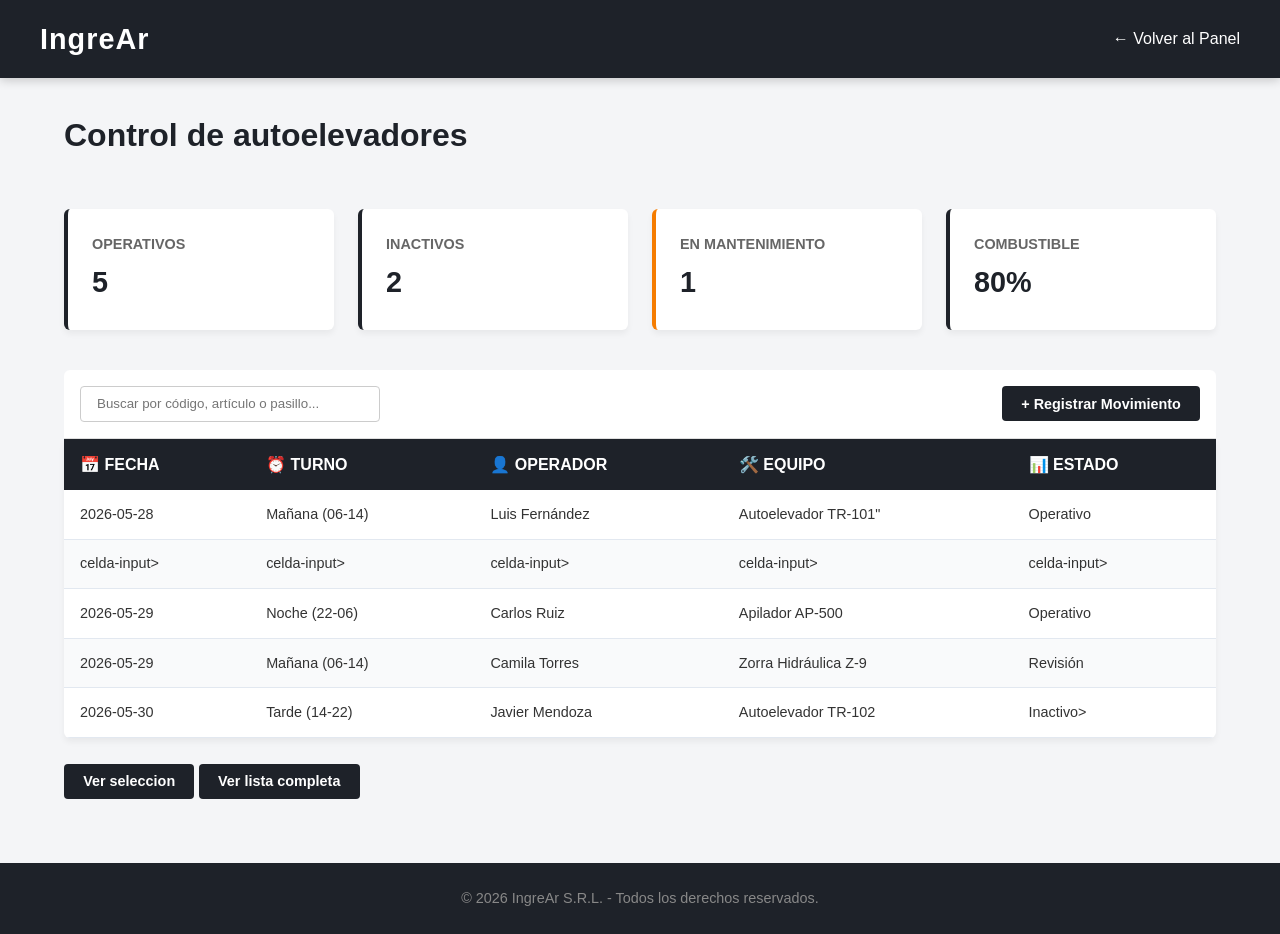
<file: checkin_lista.html>
<!DOCTYPE html>
<html lang="es">
<head>
    <meta charset="UTF-8">
    <meta name="viewport" content="width=device-width, initial-scale=1.0">
    <title>IngreAr - Control de Stock</title>
	<link rel="stylesheet" href="styles/styles.css">
	
</head>
<body>

    <header>
        <div class="nav-container">
            <div class="logo">IngreAr</div>
            <a href="index2.html" class="btn-volver">&#8592; Volver al Panel</a>
        </div>
    </header>

    <main>
        
        <div class="seccion-encabezado">
            <h2>Control de autoelevadores</h2>
        </div>

        <section class="resumen-stock">
            <div class="kpi-card">
                <p>Operativos</p>
                <div class="numero">5</div>
            </div>
            <div class="kpi-card">
                <p>Inactivos</p>
                <div class="numero">2</div>
            </div>
            <div class="kpi-card alerta">
                <p>En mantenimiento</p>
                <div class="numero">1</div>
            </div>
            <div class="kpi-card">
                <p>Combustible</p>
                <div class="numero">80%</div>
            </div>

        </section>

        <section>
            <div class="acciones-barra">
                <input type="text" class="buscador" placeholder="Buscar por código, artículo o pasillo...">
                <a href="checkin.html"><button class="btn-accion">+ Registrar Movimiento</button></a>
            </div>

            <div class="tabla-contenedor">
                <table class="tabla-editable">
            <thead>
                <tr onclick="blanqueo()">
                    <th>📅 FECHA</th>
                    <th>⏰ TURNO</th>
                    <th>👤 OPERADOR</th>
                    <th>🛠️ EQUIPO</th>
                    <th>📊 ESTADO</th>
                </tr>
            </thead>
           <tbody>
                <!-- Fila 1 -->
                <tr onclick="blanqueo(), fila()">
                    <td id="a1"><span>2026-05-28</span></td>
                    <td id="a2"><span>Mañana (06-14)</span></td>
                    <td id="a3"><span>Luis Fernández</span></td>
                    <td id="a4"><span>Autoelevador TR-101"</span></td>
                    <td id="a5"><span>Operativo</span></td>    
                </tr>
                <!-- Fila 2 -->
                <tr onclick="blanqueo(), fila2()">
                    <td id="a6">celda-input></td>
                    <td id="a7">celda-input></td>
                    <td id="a8">celda-input></td>
                    <td id="a9">celda-input></td>
                    <td id="a10">celda-input></td>
                </tr>
                <!-- Fila 3 -->
                <tr onclick="blanqueo(), fila3()">
                    <td id="a11">2026-05-29</td>
                    <td id="a12">Noche (22-06)</td>
                    <td id="a13">Carlos Ruiz</td>
                    <td id="a14">Apilador AP-500</td>
                    <td id="a15">Operativo</td>
                </tr>
                <!-- Fila 4 -->
                <tr onclick="blanqueo(), fila4()">
                    <td id="a16">2026-05-29</td>
                    <td id="a17">Mañana (06-14)</td>
                    <td id="a18">Camila Torres</td>
                    <td id="a19">Zorra Hidráulica Z-9</td>
                    <td id="a20">Revisión</td>
                </tr>
                <!-- Fila 5 -->
                <tr onclick="blanqueo(), fila5()">
                    <td id="a21">2026-05-30</td>
                    <td id="a22">Tarde (14-22)</td>
                    <td id="a23">Javier Mendoza</td>
                    <td id="a24">Autoelevador TR-102</td>
                    <td id="a25">Inactivo></td>
                </tr>

            </tbody>
        </table>
            </div>
            <br>
            <a href="checkin_planilla.html"><button class="btn-accion">Ver seleccion</button></a>
            <a href="https://www.qanunfm.com.ar"><button class="btn-accion">Ver lista completa</button></a>
        </section>

    </main>

    <footer>
        <div class="container">
            <p>&copy; 2026 IngreAr S.R.L. - Todos los derechos reservados.</p>
        </div>
    </footer>

<script src="checkin_lista.js"></script>
</body>
</html>
</file>
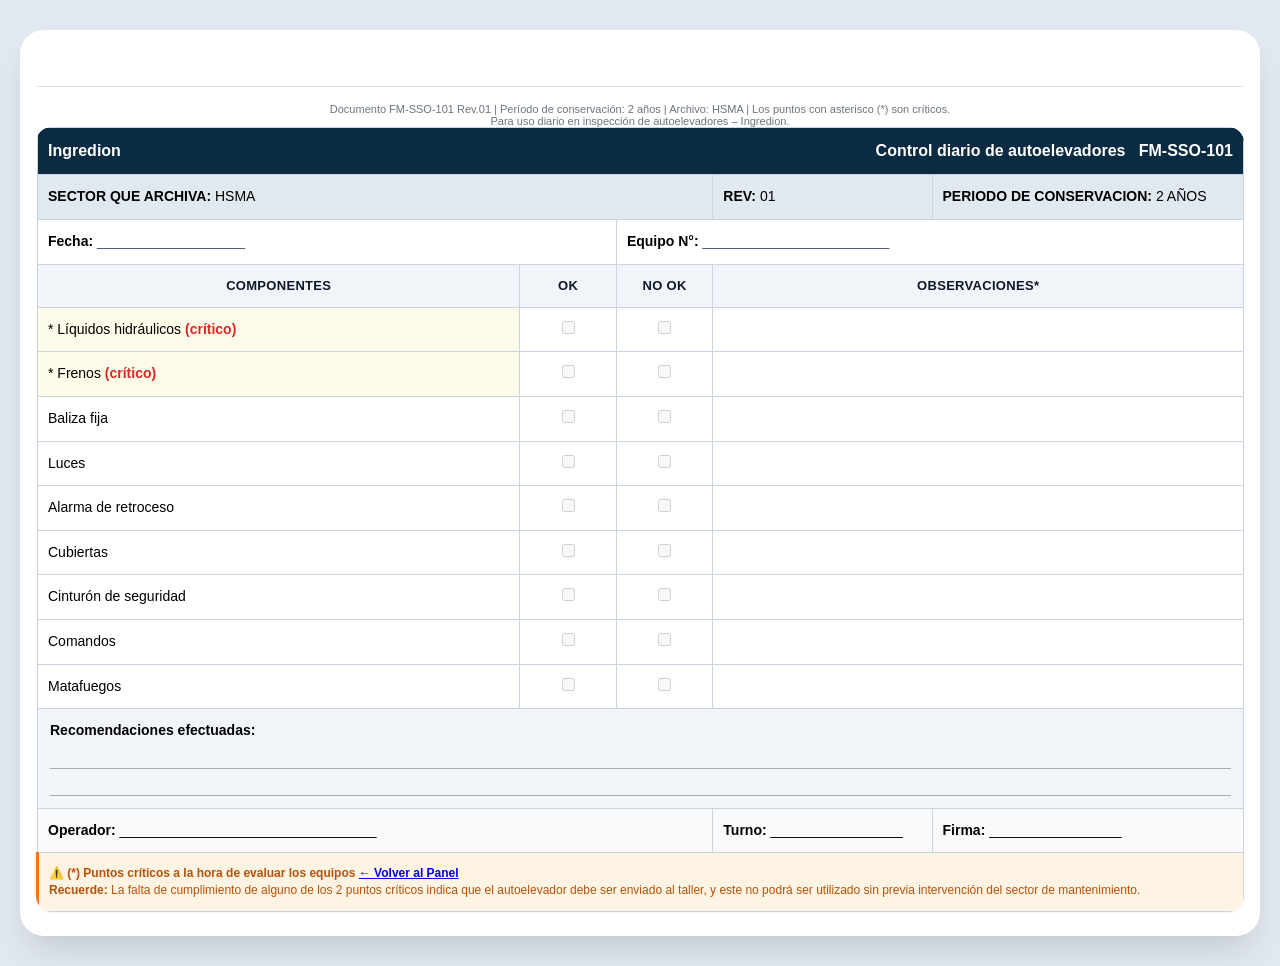
<file: checkin_planilla.html>
<!DOCTYPE html>
<html lang="es">
<head>
    <meta charset="UTF-8">
    <meta name="viewport" content="width=device-width, initial-scale=1.0">
    <title>Ingredion - Control Diario de Autoelevadores</title>
    <style>
        * {
            margin: 0;
            padding: 0;
            box-sizing: border-box;
        }

        body {
            font-family: 'Segoe UI', Roboto, 'Helvetica Neue', sans-serif;
            background-color: #e2e8f0;
            padding: 30px 20px;
            display: flex;
            justify-content: center;
            align-items: center;
        }

        .form-container {
            max-width: 1300px;
            width: 100%;
            background: white;
            border-radius: 24px;
            box-shadow: 0 20px 35px -10px rgba(0, 0, 0, 0.15);
            overflow-x: auto;
            padding: 20px 16px 24px 16px;
        }

        /* Estilo general de la tabla */
        .control-table {
            width: 100%;
            border-collapse: collapse;
            font-size: 14px;
            box-shadow: 0 1px 2px rgba(0,0,0,0.05);
            background-color: #fff;
            border-radius: 16px;
            overflow: hidden;
        }

        .control-table caption {
            text-align: left;
            font-size: 18px;
            font-weight: 600;
            color: #1e293b;
            margin-bottom: 12px;
            caption-side: top;
            letter-spacing: -0.2px;
        }

        .control-table th, 
        .control-table td {
            border: 1px solid #cbd5e1;
            padding: 12px 10px;
            vertical-align: top;
            line-height: 1.4;
        }

        .control-table th {
            background-color: #f1f5f9;
            font-weight: 700;
            color: #0f172a;
            font-size: 13px;
            letter-spacing: 0.3px;
            text-transform: uppercase;
        }

        .bg-brand {
            background-color: #1e3a5f;
            color: white;
        }

        .brand-header {
            background: #0b2b42;
            color: white;
            font-weight: 700;
            font-size: 15px;
        }

        .subheader {
            background-color: #e9ecef;
            font-weight: 600;
        }

        .checklist-item {
            font-weight: 500;
            background-color: #fefce8;
        }

        .critical-note {
            background-color: #fff3e3;
            font-size: 12px;
            color: #b45309;
            font-weight: 500;
            border-left: 3px solid #f97316;
        }

        .sign-row td {
            background-color: #f8fafc;
        }

        .observaciones {
            background-color: #fef9e3;
        }

        .text-small {
            font-size: 12px;
        }

        .asterisk-red {
            color: #dc2626;
            font-weight: bold;
        }

        .footer-remark {
            background-color: #f1f5f9;
            font-size: 12px;
            font-style: italic;
            padding: 10px;
        }

        .tooltip-note {
            border-bottom: 1px dashed #c2410c;
            cursor: help;
        }

        @media (max-width: 760px) {
            .control-table th, .control-table td {
                padding: 8px 6px;
                font-size: 12px;
            }
            .form-container {
                padding: 12px;
            }
        }

        hr {
            margin: 20px 0;
            border: 1px dashed #cbd5e1;
        }
        
        .second-copy {
            margin-top: 48px;
            border-top: 3px double #94a3b8;
            padding-top: 32px;
        }
    </style>
</head>
<body>

<div class="form-container">
    <!-- PRIMERA TABLA: tal cual el diseño original del PDF, incluye encabezados completos y checklist -->
    <table class="control-table" id="dailyCheckTable">
        <!-- Encabezado principal con datos de la empresa / documento -->
        <tr class="brand-header">
            <td colspan="9" style="background: #0b2b42; color: white; font-weight: bold; font-size: 16px;">Ingredion
                <span style="float: right;">Control diario de autoelevadores &nbsp; FM-SSO-101</span>
            </td>
        </tr>
        <tr style="background-color: #e2e8f0;">
            <td colspan="3"><strong>SECTOR QUE ARCHIVA:</strong> HSMA</td>
            <td colspan="3"><strong>REV:</strong> 01</td>
            <td colspan="3"><strong>PERIODO DE CONSERVACION:</strong> 2 AÑOS</td>
        </tr>

        <!-- Fila Fecha / Equipo N° -->
        <tr>
            <td colspan="2"><strong>Fecha:</strong> <span style="color:#475569;">___________________</span></td>
            <td colspan="7"><strong>Equipo N°:</strong> <span style="color:#475569;">________________________</span></td>
        </tr>

        <!-- Encabezado de componentes: Componentes | OK | NO OK | Observaciones* -->
        <tr style="background-color: #cbd5e1;">
            <th style="width: 40%;">Componentes</th>
            <th style="width: 8%;">OK</th>
            <th style="width: 8%;">NO OK</th>
            <th colspan="6" style="width: 44%;">Observaciones*</th>
        </tr>

        <!-- Lista de componentes según PDF: Líquidos hidráulicos, Frenos, Baliza fija, Luces, Alarma de retroceso, Cubiertas, Cinturón de seguridad, Comandos, Matafuegos -->
        <tr>
            <td class="checklist-item">* Líquidos hidráulicos <span class="asterisk-red">(crítico)</span></td>
            <td style="text-align: center;"><input type="checkbox" disabled></td>
            <td style="text-align: center;"><input type="checkbox" disabled></td>
            <td colspan="6"></td>
        </tr>
        <tr>
            <td class="checklist-item">* Frenos <span class="asterisk-red">(crítico)</span></td>
            <td style="text-align: center;"><input type="checkbox" disabled></td>
            <td style="text-align: center;"><input type="checkbox" disabled></td>
            <td colspan="6"></td>
        </tr>
        <tr>
            <td>Baliza fija</td>
            <td style="text-align: center;"><input type="checkbox" disabled></td>
            <td style="text-align: center;"><input type="checkbox" disabled></td>
            <td colspan="6"></td>
        </tr>
        <tr>
            <td>Luces</td>
            <td style="text-align: center;"><input type="checkbox" disabled></td>
            <td style="text-align: center;"><input type="checkbox" disabled></td>
            <td colspan="6"></td>
        </tr>
        <tr>
            <td>Alarma de retroceso</td>
            <td style="text-align: center;"><input type="checkbox" disabled></td>
            <td style="text-align: center;"><input type="checkbox" disabled></td>
            <td colspan="6"></td>
        </tr>
        <tr>
            <td>Cubiertas</td>
            <td style="text-align: center;"><input type="checkbox" disabled></td>
            <td style="text-align: center;"><input type="checkbox" disabled></td>
            <td colspan="6"></td>
        </tr>
        <tr>
            <td>Cinturón de seguridad</td>
            <td style="text-align: center;"><input type="checkbox" disabled></td>
            <td style="text-align: center;"><input type="checkbox" disabled></td>
            <td colspan="6"></td>
        </tr>
        <tr>
            <td>Comandos</td>
            <td style="text-align: center;"><input type="checkbox" disabled></td>
            <td style="text-align: center;"><input type="checkbox" disabled></td>
            <td colspan="6"></td>
        </tr>
        <tr>
            <td>Matafuegos</td>
            <td style="text-align: center;"><input type="checkbox" disabled></td>
            <td style="text-align: center;"><input type="checkbox" disabled></td>
            <td colspan="6"></td>
        </tr>

        <!-- Recomendaciones efectuadas -->
        <tr>
            <td colspan="9" style="background: #f1f5f9; padding: 12px;"><strong>Recomendaciones efectuadas:</strong><br>
                <span style="border-bottom: 1px solid #aaa; display: inline-block; width: 100%; margin-top: 8px;">&nbsp;</span>
                <span style="border-bottom: 1px solid #aaa; display: inline-block; width: 100%; margin-top: 6px;">&nbsp;</span>
            </td>
        </tr>

        <!-- Fila Operador, Turno, Firma -->
        <tr class="sign-row">
            <td colspan="3"><strong>Operador:</strong> _________________________________</td>
            <td colspan="3"><strong>Turno:</strong> _________________</td>
            <td colspan="3"><strong>Firma:</strong> _________________</td>
        </tr>

        <!-- Nota crítica: Puntos críticos -->
        <tr class="critical-note">
            <td colspan="9">
                ⚠️ <strong>(*) Puntos críticos a la hora de evaluar los equipos <a href="index2.html" class="btn-volver">&#8592; Volver al Panel</a></strong><br>
                <strong>Recuerde:</strong> La falta de cumplimiento de alguno de los 2 puntos críticos indica que el autoelevador debe ser enviado al taller, y este no podrá ser utilizado sin previa intervención del sector de mantenimiento.
            </td>
        </tr>
    <div style="margin-top: 36px; font-size: 11px; color: #6c757d; text-align: center; border-top: 1px solid #dee2e6; padding-top: 16px;">
        Documento FM-SSO-101 Rev.01 | Período de conservación: 2 años | Archivo: HSMA | Los puntos con asterisco (*) son críticos.
        <br>Para uso diario en inspección de autoelevadores – Ingredion.
    </div>
</div>
</body>
</html>
</file>
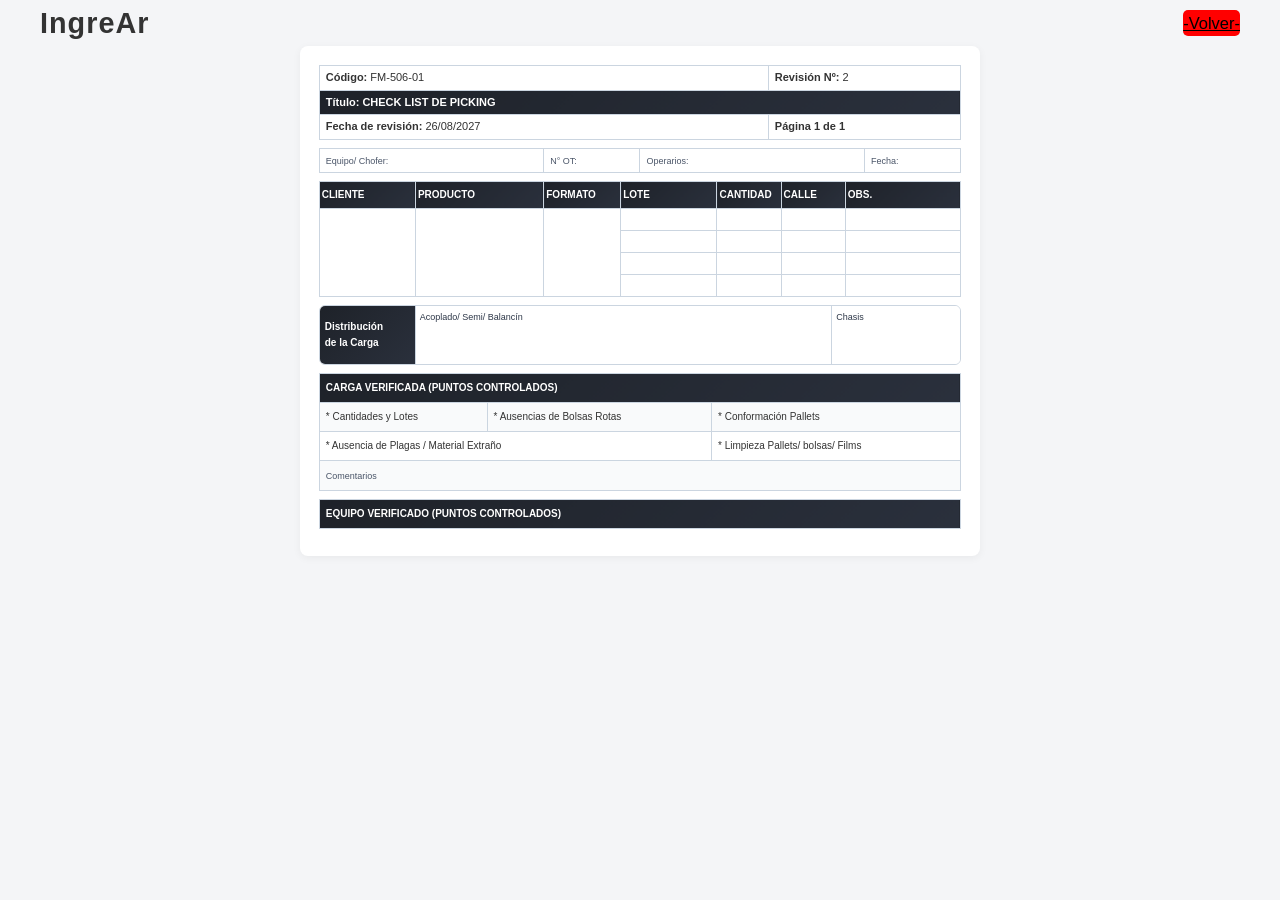
<file: checklist.html>
<!DOCTYPE html>
<html lang="es">
<head>
    <meta charset="UTF-8">
    <title>Check List de Picking</title>
    <!-- Solo un archivo CSS unificado -->
    <link rel="stylesheet" href="styles/styles.css">
</head>

        <div class="nav-container">
            <div class="logo">IngreAr</div>
            <a href="index2.html" class="rojo">-Volver-</a>
        </div>

<body class="checklist-body">

<div class="checklist-page">

    <table class="checklist-table header-table">
        <tr>
            <td><strong>Código:</strong> FM-506-01</td>
            <td style="width: 30%;"><strong>Revisión Nº:</strong> 2</td>
        </tr>
        <tr>
            <td class="bg-gray" colspan="2">Título: CHECK LIST DE PICKING</td>
        </tr>
        <tr>
            <td><strong>Fecha de revisión:</strong> 26/08/2027</td>
            <td><strong>Página 1 de 1</strong></td>
        </tr>
    </table>

    <table class="checklist-table info-table">
        <tr>
            <td style="width: 35%;"><span style="font-size: 9px; color: #4a5568;">Equipo/ Chofer:</span></td>
            <td style="width: 15%;"><span style="font-size: 9px; color: #4a5568;">N° OT:</span></td>
            <td style="width: 35%;"><span style="font-size: 9px; color: #4a5568;">Operarios:</span></td>
            <td style="width: 15%;"><span style="font-size: 9px; color: #4a5568;">Fecha:</span></td>
        </tr>
    </table>

    <table class="checklist-table picking-table">
        <thead>
            <tr class="text-center">
                <th style="width: 15%;">CLIENTE</th>
                <th style="width: 20%;">PRODUCTO</th>
                <th style="width: 12%;">FORMATO</th>
                <th style="width: 15%;">LOTE</th>
                <th style="width: 10%;">CANTIDAD</th>
                <th style="width: 10%;">CALLE</th>
                <th style="width: 18%;">OBS.</th>
            </tr>
        </thead>
        <tbody>
            <!-- Filas de ejemplo manteniendo la estructura -->
            <tr><td rowspan="4"></td><td rowspan="4"></td><td rowspan="4"></td><td class="h-blank"></td><td class="h-blank"></td><td class="h-blank"></td><td class="h-blank"></td></tr>
            <tr><td class="h-blank"></td><td class="h-blank"></td><td class="h-blank"></td><td class="h-blank"></td></tr>
            <tr><td class="h-blank"></td><td class="h-blank"></td><td class="h-blank"></td><td class="h-blank"></td></tr>
            <tr><td class="h-blank"></td><td class="h-blank"></td><td class="h-blank"></td><td class="h-blank"></td></tr>
            <!-- Continuar con más filas según necesidad -->
        </tbody>
    </table>

    <div class="dist-container">
        <div class="dist-title">Distribución<br>de la Carga</div>
        <div class="dist-main">Acoplado/ Semi/ Balancín</div>
        <div class="dist-side">Chasis</div>
    </div>

    <table class="checklist-table checklist-data-table">
        <tr>
            <td colspan="3" class="bg-gray">CARGA VERIFICADA (PUNTOS CONTROLADOS)</td>
        </tr>
        <tr>
            <td>* Cantidades y Lotes</td>
            <td>* Ausencias de Bolsas Rotas</td>
            <td>* Conformación Pallets</td>
        </tr>
        <tr>
            <td colspan="2">* Ausencia de Plagas / Material Extraño</td>
            <td>* Limpieza Pallets/ bolsas/ Films</td>
        </tr>
        <tr>
            <td colspan="3" class="h-comment"><span style="color:#4a5568; font-size:9px;">Comentarios</span></td>
        </tr>
    </table>

    <table class="checklist-table checklist-data-table">
        <tr>
            <td colspan="3" class="bg-gray">EQUIPO VERIFICADO (PUNTOS CONTROLADOS)</td>
        </tr>
    </table>

        
 </body>
 </html>
</file>
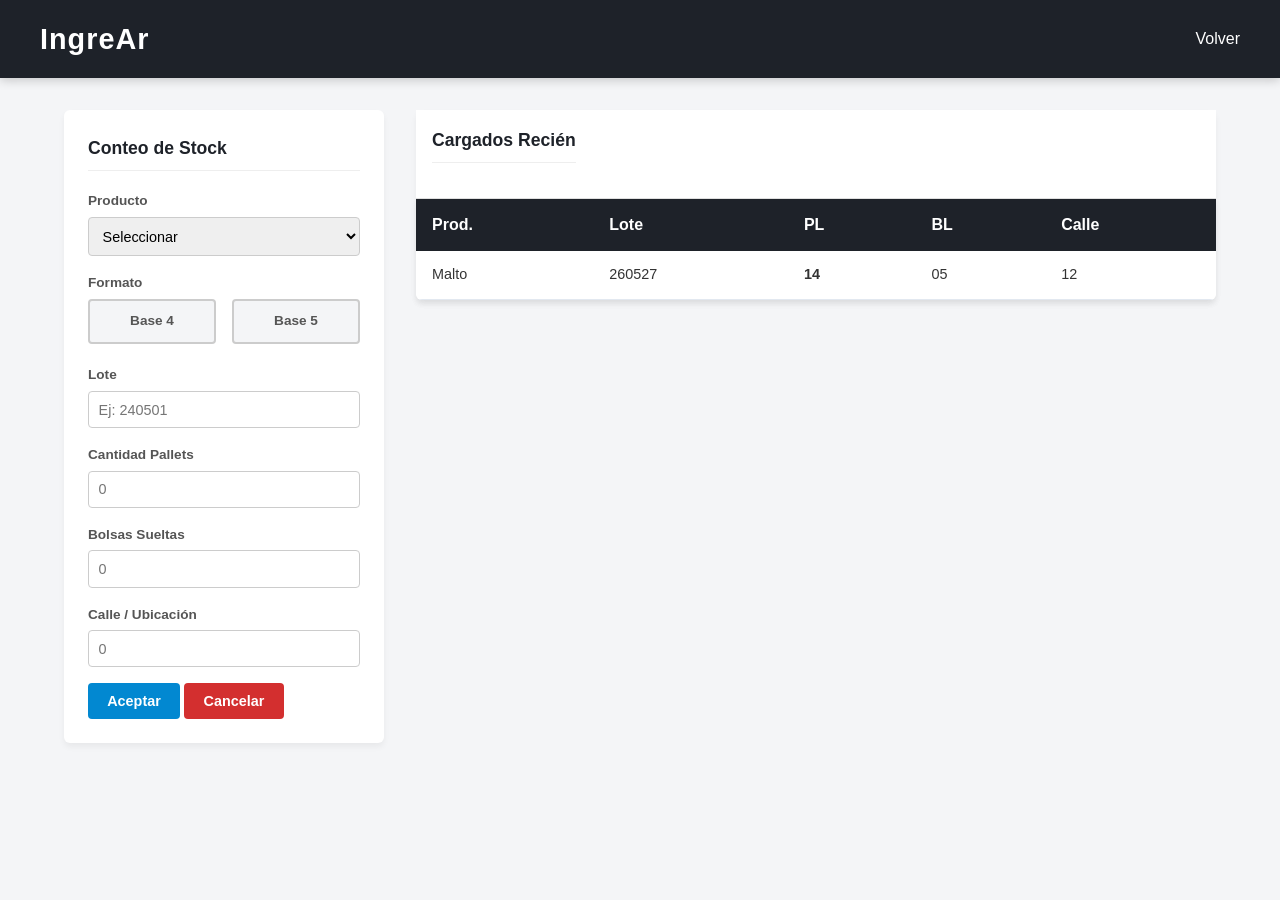
<file: control_stock.html>
<!DOCTYPE html>
<html lang="es">
<head>
    <meta charset="UTF-8">
    <meta name="viewport" content="width=device-width, initial-scale=1.0">
    <title>IngreAr - Carga Celular</title>
    <link rel="stylesheet" href="styles/styles.css">
    <style>
        /* Ajustes específicos de usabilidad móvil sobre tus estilos base */
        @media (max-width: 768px) {
            main {
                margin: 0.5rem auto;
                padding: 0 0.75rem;
            }
            .panel-formulario {
                padding: 1.25rem 1rem;
            }
            /* Inputs más altos para que sea fácil tocarlos con el dedo */
            .form-group input, .form-group select, .radio-group label {
                padding: 0.85rem !important;
                font-size: 1.1rem !important;
            }
            /* Botones de acción grandes y accesibles */
            .btn-mobile-contenedor {
                display: flex;
                gap: 1rem;
                margin-top: 2rem;
            }
            .btn-mobile {
                padding: 1rem !important;
                font-size: 1.1rem !important;
                text-align: center;
                flex: 1;
            }
        }

        /* Selector de formato estilo botones grandes */
        .radio-group {
            display: flex;
            gap: 1rem;
            margin-top: 0.3rem;
        }
        .radio-item {
            flex: 1;
            position: relative;
        }
        .radio-item input[type="radio"] {
            display: none;
        }
        .radio-item label {
            display: block;
            background-color: #f4f5f7;
            border: 2px solid #ccc;
            border-radius: 4px;
            padding: 0.6rem;
            text-align: center;
            font-weight: 600;
            cursor: pointer;
            transition: all 0.2s ease;
        }
        .radio-item input[type="radio"]:checked + label {
            border-color: var(--color-stock);
            background-color: #e3f2fd;
            color: #0d47a1;
        }
    </style>
</head>
<body>

    <header>
        <div class="nav-container">
            <div class="logo">IngreAr</div>
            <a href="index2.html" class="btn-volver">Volver</a>
        </div>
    </header>

    <main>
        <div class="contenido-layout">
            
            <section class="panel-formulario">
                <h3>Conteo de Stock</h3>
                <form action="#" method="POST">
                    
                    <div class="form-group">
                        <label for="producto">Producto</label>
                        <select id="producto" name="producto" required>
                            <option value="" disabled selected>Seleccionar producto...</option>
                            <option value="" disabled selected>Seleccionar</option>
                            <option value="aceite">Aceite</option>
                            <option value="malto">Globe 19110</option>
                            <option value="malto">Globe 19150</option>
                            <option value="malto">Globe 19210</option>
                            <option value="malto">Farmal MD15</option>
                            <option value="almidon">Farmal 3400</option>
                            <option value="aceite">Farmal 3404</option>
                            <option value="malto">Amidex 19110</option>
                            <option value="malto">Amidex 19010</option>
                            <option value="malto">Buffalo 19110</option>
                            <option value="malto">Buffalo 19110</option>
                        </select>
                    </div>

                    <div class="form-group">
                        <label>Formato</label>
                        <div class="radio-group">
                            <div class="radio-item">
                                <input type="radio" id="base4" name="formato" value="base4" required>
                                <label for="base4">Base 4</label>
                            </div>
                            <div class="radio-item">
                                <input type="radio" id="base5" name="formato" value="base5">
                                <label for="base5">Base 5</label>
                            </div>
                        </div>
                    </div>

                    <div class="form-group">
                        <label for="lote">Lote</label>
                        <input type="tel" id="lote" name="lote" maxlength="8" placeholder="Ej: 240501" required pattern="[0-9]*">
                    </div>

                    <div class="form-group">
                        <label for="pallets">Cantidad Pallets</label>
                        <input type="tel" id="pallets" name="pallets" maxlength="2" placeholder="0" required pattern="[0-9]*">
                    </div>

                    <div class="form-group">
                        <label for="bolsas">Bolsas Sueltas</label>
                        <input type="tel" id="bolsas" name="bolsas" maxlength="2" placeholder="0" required pattern="[0-9]*">
                    </div>

                    <div class="form-group">
                        <label for="calle">Calle / Ubicación</label>
                        <input type="tel" id="calle" name="calle" maxlength="2" placeholder="0" required pattern="[0-9]*">
                    </div>

                    <div class="btn-mobile-contenedor">
                        <button type="submit" class="btn-accion stock btn-mobile">Aceptar</button>
                        <button type="reset" class="btn-submit btn-mobile">Cancelar</button>
                    </div>

                </form>
            </section>

            <section class="panel-tabla">
                <div class="tabla-cabecera-filtro">
                    <h3>Cargados Recién</h3>
                </div>
                <div class="tabla-contenedor">
                    <table>
                        <thead>
                            <tr>
                                <th>Prod.</th>
                                <th>Lote</th>
                                <th>PL</th>
                                <th>BL</th>
                                <th>Calle</th>
                            </tr>
                        </thead>
                        <tbody>
                            <tr>
                                <td>Malto</td>
                                <td>260527</td>
                                <td><b>14</b></td>
                                <td>05</td>
                                <td>12</td>
                            </tr>
                        </tbody>
                    </table>
                </div>
            </section>

        </div>
    </main>

</body>
</html>
</file>
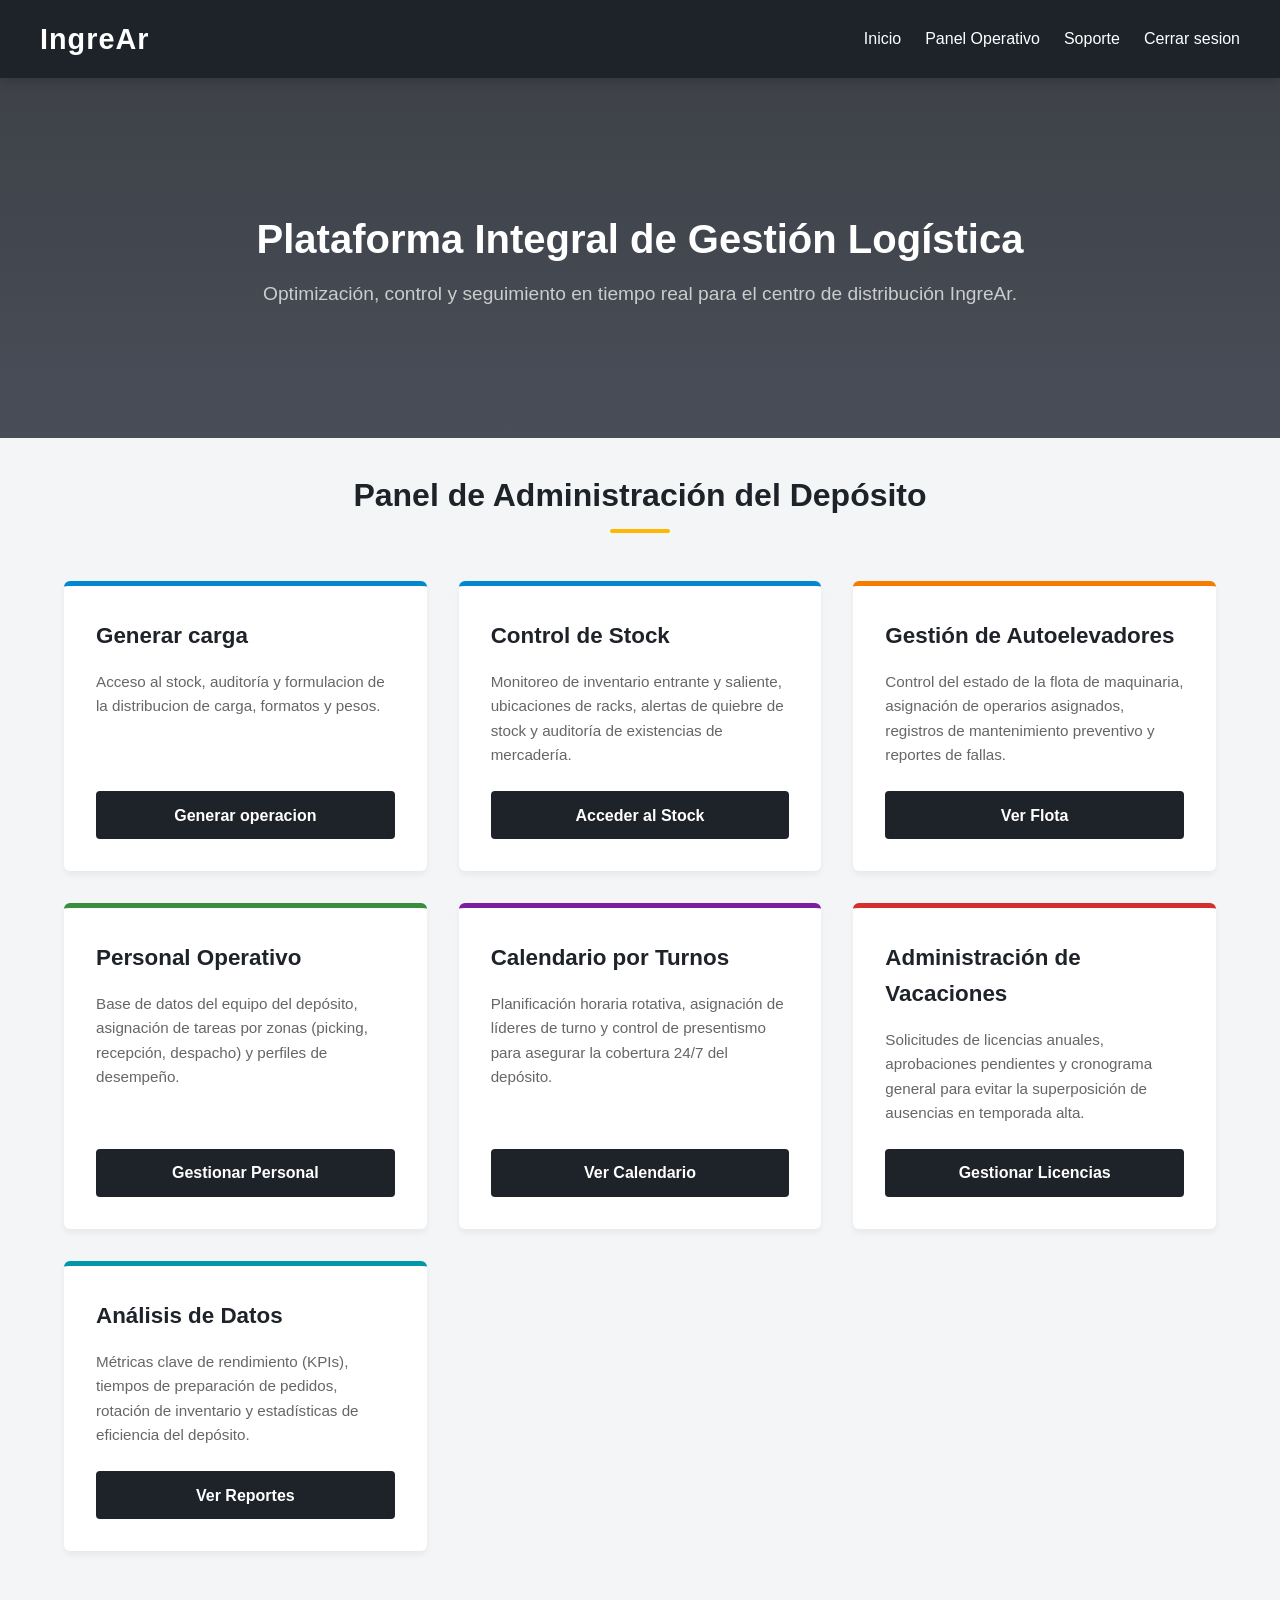
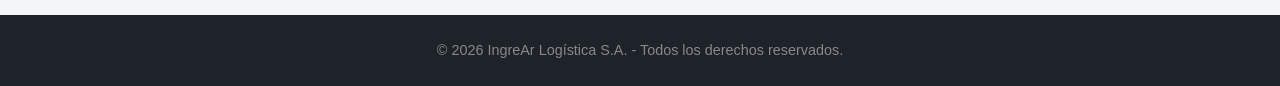
<file: index2.html>
<!DOCTYPE html>
<html lang="es">
<head>
    <meta charset="UTF-8">
    <meta name="viewport" content="width=device-width, initial-scale=1.0">
    <title>IngreAr - Depósito de Logística</title>
	<link rel="stylesheet" href="styles/styles.css">
</head>
<body>

    <header>
        <div class="nav-container">
            <div class="logo">IngreAr</div>
            <nav>
                <ul>
                    <li><a href="#inicio">Inicio</a></li>
                    <li><a href="#modulos">Panel Operativo</a></li>
                    <li><a href="#soporte">Soporte</a></li>
                    <li><a href="index.html">Cerrar sesion</a></li>
                </ul>
            </nav>
        </div>
    </header>

    <section class="hero" id="inicio">
        <div class="hero-content">
            <h1>Plataforma Integral de Gestión Logística</h1>
            <p>Optimización, control y seguimiento en tiempo real para el centro de distribución IngreAr.</p>
        </div>
    </section>

    <main id="modulos">
        <div class="seccion-titulo">
            <h2>Panel de Administración del Depósito</h2>
        </div>

        <div class="dashboard-grid">
			
			<div class="card stock">
                <h3>Generar carga</h3>
                <p>Acceso al stock, auditoría y formulacion de la distribucion de carga, formatos y pesos.</p>
                <a href="checklist.html" class="card-btn">Generar operacion</a>
            </div>
            
            <div class="card stock">
                <h3>Control de Stock</h3>
                <p>Monitoreo de inventario entrante y saliente, ubicaciones de racks, alertas de quiebre de stock y auditoría de existencias de mercadería.</p>
                <a href="stock.html" class="card-btn">Acceder al Stock</a>
            </div>

            <div class="card autoelevadores">
                <h3>Gestión de Autoelevadores</h3>
                <p>Control del estado de la flota de maquinaria, asignación de operarios asignados, registros de mantenimiento preventivo y reportes de fallas.</p>
                <a href="checkin_lista.html" class="card-btn">Ver Flota</a>
            </div>

            <div class="card personal">
                <h3>Personal Operativo</h3>
                <p>Base de datos del equipo del depósito, asignación de tareas por zonas (picking, recepción, despacho) y perfiles de desempeño.</p>
                <a href="operarios.html" class="card-btn">Gestionar Personal</a>
            </div>

            <div class="card turnos">
                <h3>Calendario por Turnos</h3>
                <p>Planificación horaria rotativa, asignación de líderes de turno y control de presentismo para asegurar la cobertura 24/7 del depósito.</p>
                <a href="calendario.html" class="card-btn">Ver Calendario</a>
            </div>

            <div class="card vacaciones">
                <h3>Administración de Vacaciones</h3>
                <p>Solicitudes de licencias anuales, aprobaciones pendientes y cronograma general para evitar la superposición de ausencias en temporada alta.</p>
                <a href="vacaciones.html" class="card-btn">Gestionar Licencias</a>
            </div>

            <div class="card analisis">
                <h3>Análisis de Datos</h3>
                <p>Métricas clave de rendimiento (KPIs), tiempos de preparación de pedidos, rotación de inventario y estadísticas de eficiencia del depósito.</p>
                <a href="metricas.html" class="card-btn">Ver Reportes</a>
            </div>

        </div>
    </main>

    <footer>
        <div class="container">
            <p>&copy; 2026 IngreAr Logística S.A. - Todos los derechos reservados.</p>
        </div>
    </footer>

</body>
</html>
</file>
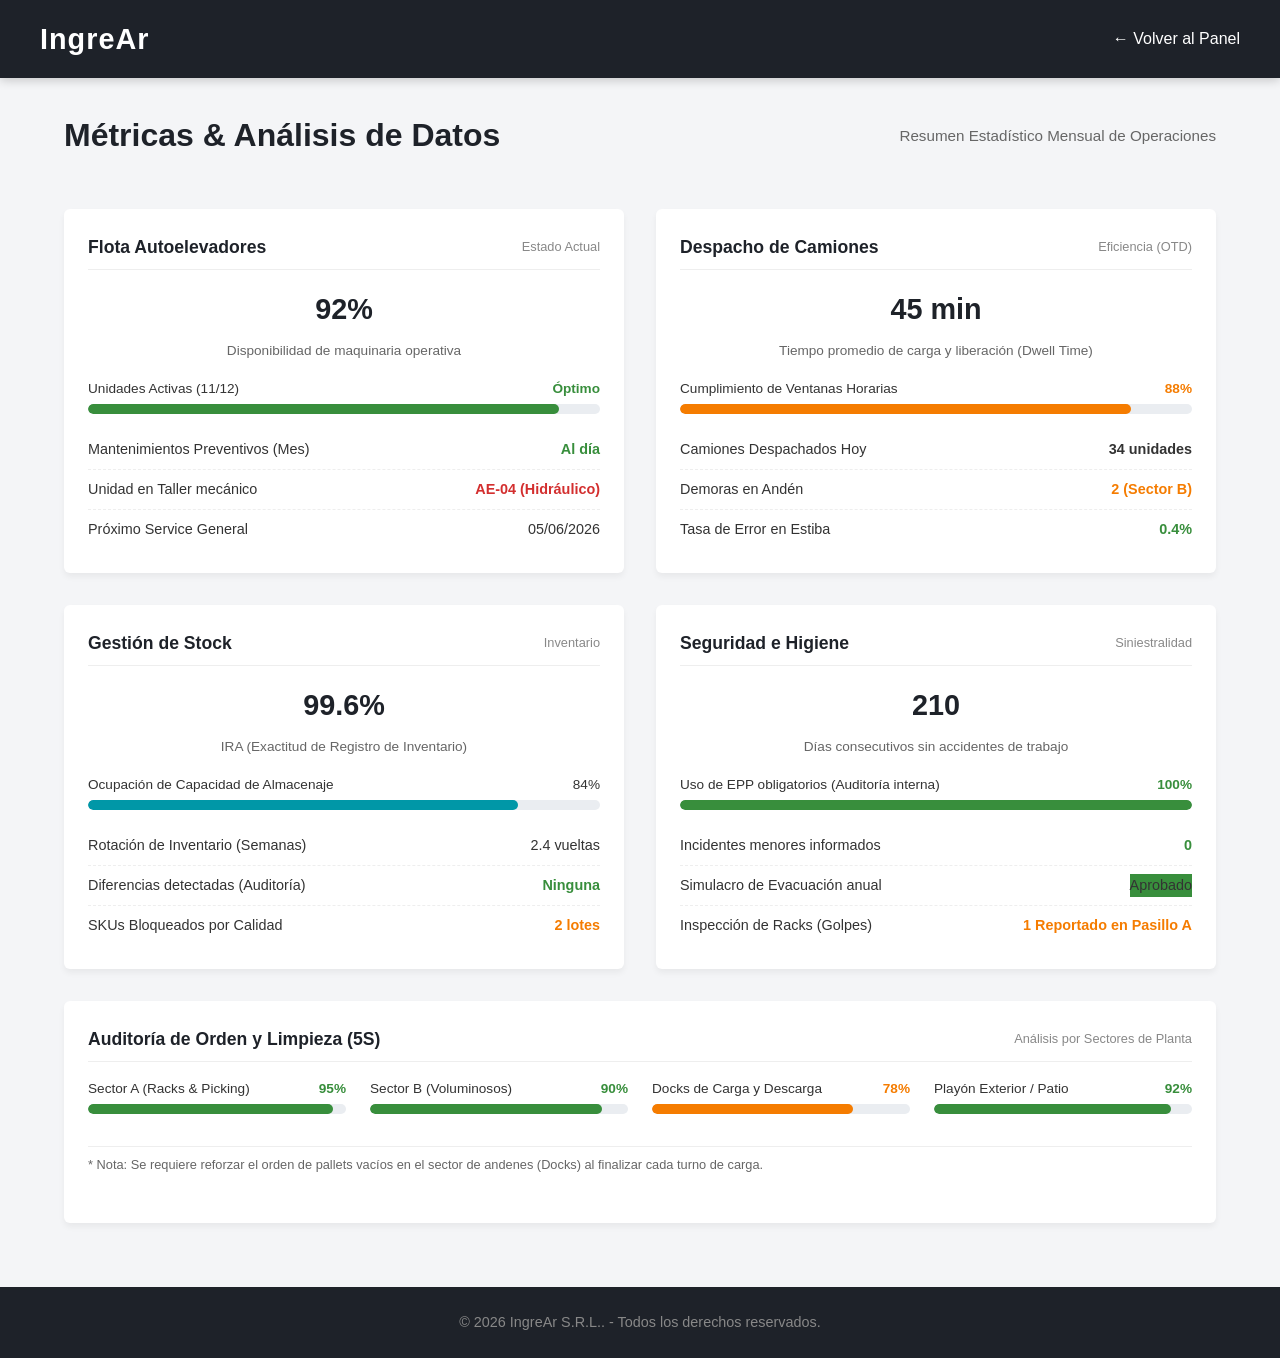
<file: metricas.html>
<!DOCTYPE html>
<html lang="es">
<head>
    <meta charset="UTF-8">
    <meta name="viewport" content="width=device-width, initial-scale=1.0">
    <title>IngreAr - Análisis de Datos y Estadísticas</title>
	<link rel="stylesheet" href="styles/styles.css">
</head>
<body>

    <!-- Encabezado -->
    <header>
        <div class="nav-container">
            <div class="logo">IngreAr</div>
            <a href="index2.html" class="btn-volver">&#8592; Volver al Panel</a>
        </div>
    </header>

    <!-- Contenedor de Estadísticas -->
    <main>
        
        <div class="seccion-encabezado">
            <h2>Métricas & Análisis de Datos</h2>
            <p style="color: #666; font-size: 0.95rem;">Resumen Estadístico Mensual de Operaciones</p>
        </div>

        <!-- FILA 1: Autoelevadores y Despacho de Camiones -->
        <div class="dashboard-row">
            
            <!-- Mantenimiento de Autoelevadores -->
            <div class="kpi-box">
                <h3>Flota Autoelevadores <span class="kpi-meta">Estado Actual</span></h3>
                <div class="stat-grande">92%</div>
                <div class="stat-sub">Disponibilidad de maquinaria operativa</div>
                
                <div class="progress-container">
                    <div class="progress-label"><span>Unidades Activas (11/12)</span> <span class="txt-exito">Óptimo</span></div>
                    <div class="progress-bar-bg"><div class="progress-bar-fill" style="width: 92%; background-color: var(--color-exito);"></div></div>
                </div>
                
                <ul class="mini-list" style="margin-top: auto;">
                    <li class="mini-list-item"><span>Mantenimientos Preventivos (Mes)</span> <span class="txt-exito">Al día</span></li>
                    <li class="mini-list-item"><span>Unidad en Taller mecánico</span> <span class="txt-peligro">AE-04 (Hidráulico)</span></li>
                    <li class="mini-list-item"><span>Próximo Service General</span> <span>05/06/2026</span></li>
                </ul>
            </div>

            <!-- Despacho de Camiones -->
            <div class="kpi-box">
                <h3>Despacho de Camiones <span class="kpi-meta">Eficiencia (OTD)</span></h3>
                <div class="stat-grande">45 min</div>
                <div class="stat-sub">Tiempo promedio de carga y liberación (Dwell Time)</div>
                
                <div class="progress-container">
                    <div class="progress-label"><span>Cumplimiento de Ventanas Horarias</span> <span class="txt-alerta">88%</span></div>
                    <div class="progress-bar-bg"><div class="progress-bar-fill" style="width: 88%; background-color: var(--color-alerta);"></div></div>
                </div>

                <ul class="mini-list" style="margin-top: auto;">
                    <li class="mini-list-item"><span>Camiones Despachados Hoy</span> <span style="font-weight:600;">34 unidades</span></li>
                    <li class="mini-list-item"><span>Demoras en Andén</span> <span class="txt-alerta">2 (Sector B)</span></li>
                    <li class="mini-list-item"><span>Tasa de Error en Estiba</span> <span class="txt-exito">0.4%</span></li>
                </ul>
            </div>

        </div>

        <!-- FILA 2: Gestión de Stock y Seguridad Operativa -->
        <div class="dashboard-row">
            
            <!-- Gestión del Stock -->
            <div class="kpi-box">
                <h3>Gestión de Stock <span class="kpi-meta">Inventario</span></h3>
                <div class="stat-grande">99.6%</div>
                <div class="stat-sub">IRA (Exactitud de Registro de Inventario)</div>
                
                <div class="progress-container">
                    <div class="progress-label"><span>Ocupación de Capacidad de Almacenaje</span> <span>84%</span></div>
                    <div class="progress-bar-bg"><div class="progress-bar-fill" style="width: 84%; background-color: var(--color-analisis);"></div></div>
                </div>

                <ul class="mini-list" style="margin-top: auto;">
                    <li class="mini-list-item"><span>Rotación de Inventario (Semanas)</span> <span>2.4 vueltas</span></li>
                    <li class="mini-list-item"><span>Diferencias detectadas (Auditoría)</span> <span class="txt-exito">Ninguna</span></li>
                    <li class="mini-list-item"><span>SKUs Bloqueados por Calidad</span> <span class="txt-alerta">2 lotes</span></li>
                </ul>
            </div>

            <!-- Seguridad Operativa -->
            <div class="kpi-box">
                <h3>Seguridad e Higiene <span class="kpi-meta">Siniestralidad</span></h3>
                <div class="stat-grande">210</div>
                <div class="stat-sub">Días consecutivos sin accidentes de trabajo</div>
                
                <div class="progress-container">
                    <div class="progress-label"><span>Uso de EPP obligatorios (Auditoría interna)</span> <span class="txt-exito">100%</span></div>
                    <div class="progress-bar-bg"><div class="progress-bar-fill" style="width: 100%; background-color: var(--color-exito);"></div></div>
                </div>

                <ul class="mini-list" style="margin-top: auto;">
                    <li class="mini-list-item"><span>Incidentes menores informados</span> <span class="txt-exito">0</span></li>
                    <li class="mini-list-item"><span>Simulacro de Evacuación anual</span> <span class="badge-status" style="background-color: var(--color-exito);">Aprobado</span></li>
                    <li class="mini-list-item"><span>Inspección de Racks (Golpes)</span> <span class="txt-alerta">1 Reportado en Pasillo A</span></li>
                </ul>
            </div>

        </div>

        <!-- FILA 3: Gestión de Limpieza e Infraestructura -->
        <div class="dashboard-row">
            
            <!-- Gestión de Limpieza -->
            <div class="kpi-box" style="grid-column: 1 / -1;">
                <h3>Auditoría de Orden y Limpieza (5S) <span class="kpi-meta">Análisis por Sectores de Planta</span></h3>
                
                <div style="display: grid; grid-template-columns: repeat(auto-fit, minmax(220px, 1fr)); gap: 1.5rem; margin-top: 1rem;">
                    
                    <div class="progress-container">
                        <div class="progress-label"><span>Sector A (Racks & Picking)</span> <span class="txt-exito">95%</span></div>
                        <div class="progress-bar-bg"><div class="progress-bar-fill" style="width: 95%; background-color: var(--color-exito);"></div></div>
                    </div>

                    <div class="progress-container">
                        <div class="progress-label"><span>Sector B (Voluminosos)</span> <span class="txt-exito">90%</span></div>
                        <div class="progress-bar-bg"><div class="progress-bar-fill" style="width: 90%; background-color: var(--color-exito);"></div></div>
                    </div>

                    <div class="progress-container">
                        <div class="progress-label"><span>Docks de Carga y Descarga</span> <span class="txt-alerta">78%</span></div>
                        <div class="progress-bar-bg"><div class="progress-bar-fill" style="width: 78%; background-color: var(--color-alerta);"></div></div>
                    </div>

                    <div class="progress-container">
                        <div class="progress-label"><span>Playón Exterior / Patio</span> <span class="txt-exito">92%</span></div>
                        <div class="progress-bar-bg"><div class="progress-bar-fill" style="width: 92%; background-color: var(--color-exito);"></div></div>
                    </div>

                </div>
                <p style="font-size: 0.8rem; color: #666; margin-top: 1rem; border-top: 1px solid #eee; padding-top: 0.5rem;">
                    * Nota: Se requiere reforzar el orden de pallets vacíos en el sector de andenes (Docks) al finalizar cada turno de carga.
                </p>
            </div>

        </div>

    </main>

    <!-- Pie de página -->
    <footer>
        <div class="container">
            <p>&copy; 2026 IngreAr S.R.L.. - Todos los derechos reservados.</p>
        </div>
    </footer>

</body>
</html>
</file>
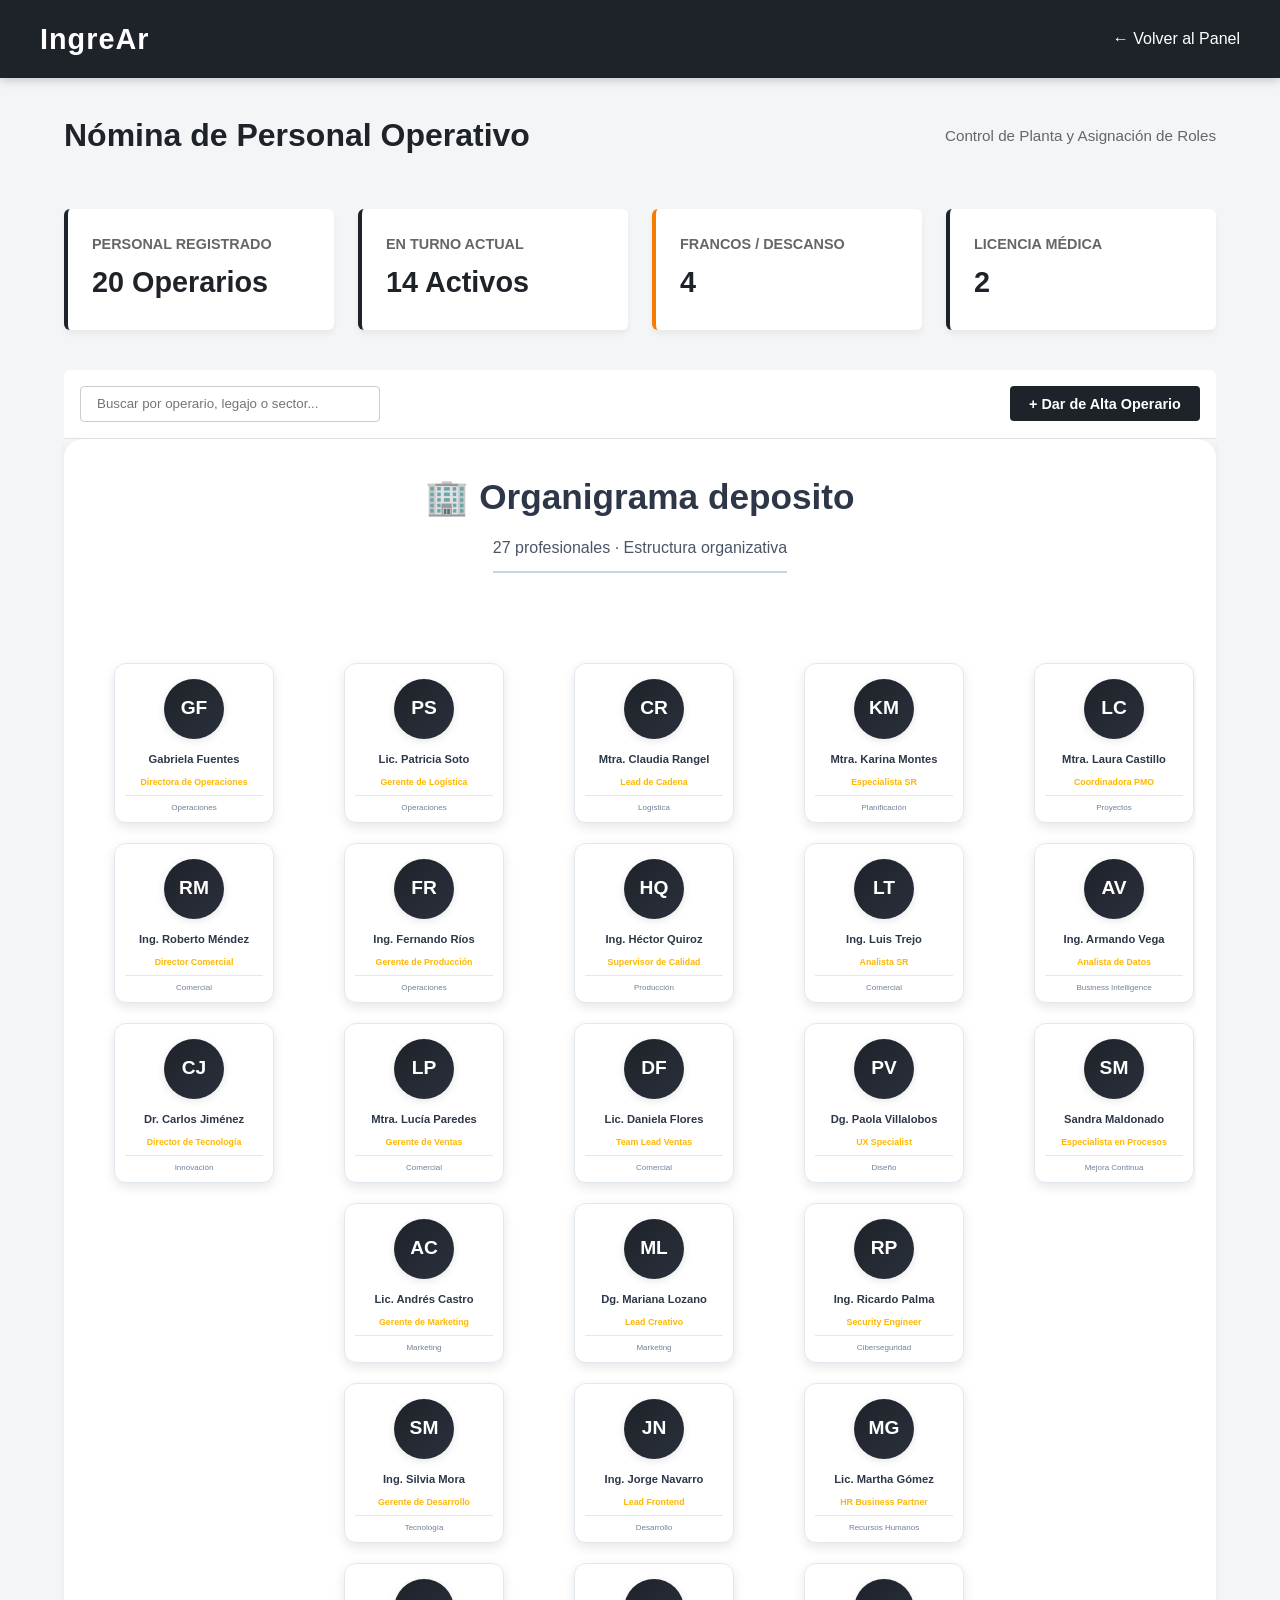
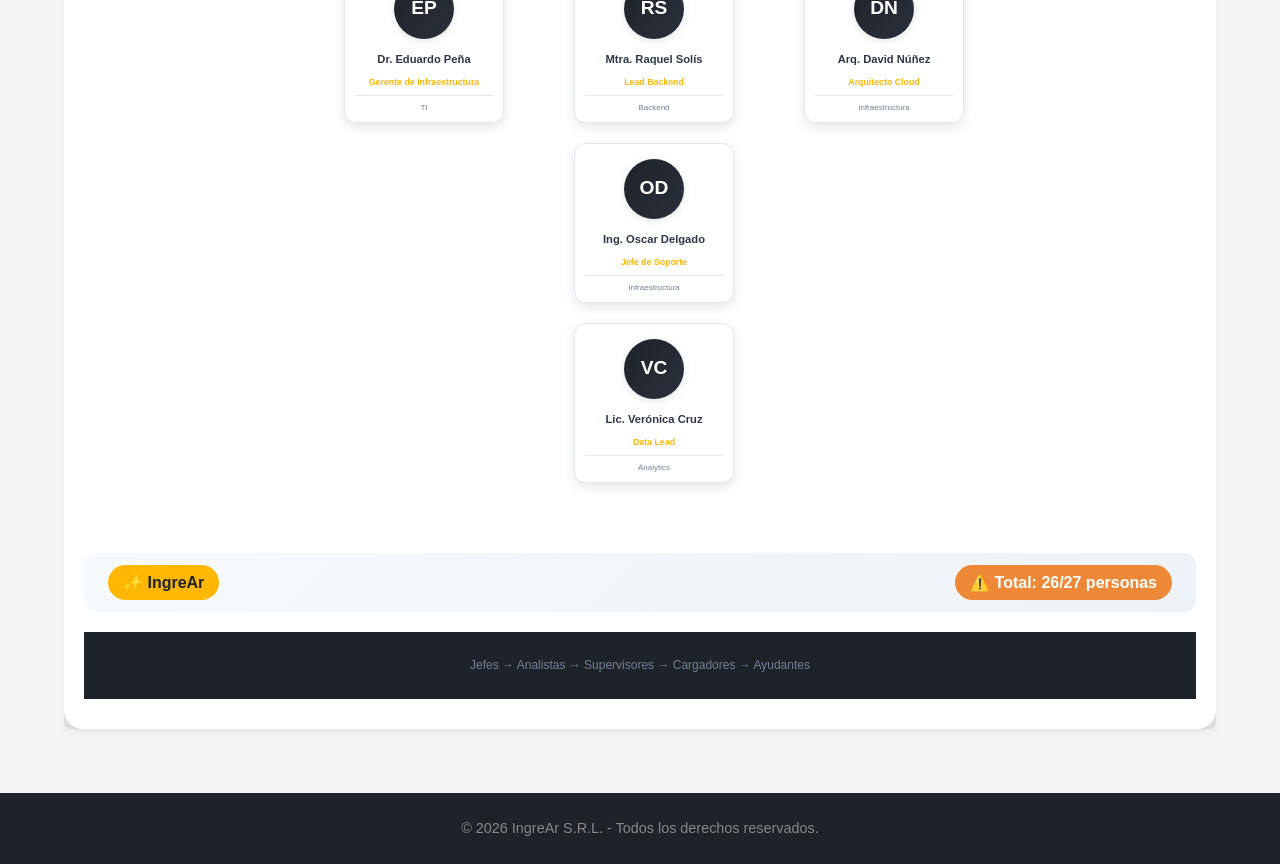
<file: operarios.html>
<!DOCTYPE html>
<html lang="es">
<head>
    <meta charset="UTF-8">
    <meta name="viewport" content="width=device-width, initial-scale=1.0">
    <title>IngreAr - Personal Operativo</title>
	<link rel="stylesheet" href="styles/styles.css">
</head>
<body>

    <!-- Encabezado -->
    <header>
        <div class="nav-container">
            <div class="logo">IngreAr</div>
            <a href="index2.html" class="btn-volver">&#8592; Volver al Panel</a>
        </div>
    </header>

    <!-- Contenedor de Gestión de Personal -->
    <main>
        
        <div class="seccion-encabezado">
            <h2>Nómina de Personal Operativo</h2>
            <p style="color: #666; font-size: 0.95rem;">Control de Planta y Asignación de Roles</p>
        </div>

        <!-- Tarjetas de Información Rápida (KPIs) -->
        <section class="resumen-personal">
            <div class="kpi-card">
                <p>Personal Registrado</p>
                <div class="numero">20 Operarios</div>
            </div>
            <div class="kpi-card">
                <p>En Turno Actual</p>
                <div class="numero">14 Activos</div>
            </div>
            <div class="kpi-card alerta">
                <p>Francos / Descanso</p>
                <div class="numero">4</div>
            </div>
            <div class="kpi-card">
                <p>Licencia Médica</p>
                <div class="numero">2</div>
            </div>
        </section>

        <!-- Tabla de Control de Personal -->
        <section>
            <div class="acciones-barra">
                <input type="text" class="buscador" placeholder="Buscar por operario, legajo o sector...">
                <button class="btn-accion">+ Dar de Alta Operario</button>
            </div>

            <div class="tabla-contenedor">
                <div class="org-ch-wrapper">
    <div class="title-container">
        <h1>🏢 Organigrama deposito</h1>
        <div class="subtitle">27 profesionales · Estructura organizativa</div>
    </div>

    <div class="org-chart">
        <div class="levels-container" id="orgLevels"></div>
    </div>

    <div class="info-bar">
        <span class="cascade-badge">✨ IngreAr</span>
        <span class="total-badge">👥 Total: 27 personas</span>
    </div>
    <footer>
        Jefes → Analistas → Supervisores → Cargadores → Ayudantes
    </footer>
</div>
            </div>
        </section>

    </main>

    <!-- Pie de página -->
    <footer>
        <div class="container">
            <p>&copy; 2026 IngreAr S.R.L. - Todos los derechos reservados.</p>
        </div>
    </footer>

</body>
<script>
    // Datos de las 27 personas organizadas por niveles jerárquicos
    const nivelesData = [
        // Nivel 0: CEO (1 persona)

        // Nivel 1: Dirección (3 personas)
        [
            { name: "Gabriela Fuentes", role: "Directora de Operaciones", department: "Operaciones", avatar: "GF" },
            { name: "Ing. Roberto Méndez", role: "Director Comercial", department: "Comercial", avatar: "RM" },
            { name: "Dr. Carlos Jiménez", role: "Director de Tecnología", department: "Innovación", avatar: "CJ" }
        ],
        // Nivel 2: Gerencia (6 personas)
        [
            { name: "Lic. Patricia Soto", role: "Gerente de Logística", department: "Operaciones", avatar: "PS" },
            { name: "Ing. Fernando Ríos", role: "Gerente de Producción", department: "Operaciones", avatar: "FR" },
            { name: "Mtra. Lucía Paredes", role: "Gerente de Ventas", department: "Comercial", avatar: "LP" },
            { name: "Lic. Andrés Castro", role: "Gerente de Marketing", department: "Marketing", avatar: "AC" },
            { name: "Ing. Silvia Mora", role: "Gerente de Desarrollo", department: "Tecnología", avatar: "SM" },
            { name: "Dr. Eduardo Peña", role: "Gerente de Infraestructura", department: "TI", avatar: "EP" }
        ],
        // Nivel 3: Líderes de equipo / Subgerencia (8 personas)
        [
            { name: "Mtra. Claudia Rangel", role: "Lead de Cadena", department: "Logística", avatar: "CR" },
            { name: "Ing. Héctor Quiroz", role: "Supervisor de Calidad", department: "Producción", avatar: "HQ" },
            { name: "Lic. Daniela Flores", role: "Team Lead Ventas", department: "Comercial", avatar: "DF" },
            { name: "Dg. Mariana Lozano", role: "Lead Creativo", department: "Marketing", avatar: "ML" },
            { name: "Ing. Jorge Navarro", role: "Lead Frontend", department: "Desarrollo", avatar: "JN" },
            { name: "Mtra. Raquel Solís", role: "Lead Backend", department: "Backend", avatar: "RS" },
            { name: "Ing. Oscar Delgado", role: "Jefe de Soporte", department: "Infraestructura", avatar: "OD" },
            { name: "Lic. Verónica Cruz", role: "Data Lead", department: "Analytics", avatar: "VC" }
        ],
        // Nivel 4: Especialistas senior (6 personas)
        [
            { name: "Mtra. Karina Montes", role: "Especialista SR", department: "Planificación", avatar: "KM" },
            { name: "Ing. Luis Trejo", role: "Analista SR", department: "Comercial", avatar: "LT" },
            { name: "Dg. Paola Villalobos", role: "UX Specialist", department: "Diseño", avatar: "PV" },
            { name: "Ing. Ricardo Palma", role: "Security Engineer", department: "Ciberseguridad", avatar: "RP" },
            { name: "Lic. Martha Gómez", role: "HR Business Partner", department: "Recursos Humanos", avatar: "MG" },
            { name: "Arq. David Núñez", role: "Arquitecto Cloud", department: "Infraestructura", avatar: "DN" }
        ],
        // Nivel 5: Analistas / Coordinadores (3 personas)
        [
            { name: "Mtra. Laura Castillo", role: "Coordinadora PMO", department: "Proyectos", avatar: "LC" },
            { name: "Ing. Armando Vega", role: "Analista de Datos", department: "Business Intelligence", avatar: "AV" },
            { name: "Sandra Maldonado", role: "Especialista en Procesos", department: "Mejora Continua", avatar: "SM" }
        ]
    ];

    // Verificar total de personas (debe ser 27)
    let totalPersonas = 0;
    nivelesData.forEach(nivel => {
        totalPersonas += nivel.length;
    });
    console.log(`Total de personas cargadas: ${totalPersonas}`);

    // Función para crear el organigrama
    function buildOrgChart() {
        const container = document.getElementById('orgLevels');
        if (!container) {
            console.error("No se encontró el contenedor");
            return;
        }
        
        container.innerHTML = '';
        
        // Recorrer cada nivel
        nivelesData.forEach((nivel, nivelIndex) => {
            // Crear contenedor del nivel
            const levelDiv = document.createElement('div');
            levelDiv.className = `level level-${nivelIndex}`;
            
            // Título del nivel
            const levelHeader = document.createElement('div');
            levelHeader.className = 'level-header';
            
            // Asignar título según el nivel
                       
            // Agregar cada persona del nivel
            nivel.forEach(persona => {
                const card = document.createElement('div');
                card.className = 'person-card';
                
                // Avatar
                const avatar = document.createElement('div');
                avatar.className = 'avatar';
                avatar.textContent = persona.avatar || persona.name.substring(0, 2).toUpperCase();
                
                // Nombre
                const name = document.createElement('div');
                name.className = 'name';
                name.textContent = persona.name;
                
                // Rol
                const role = document.createElement('div');
                role.className = 'role';
                role.textContent = persona.role;
                
                // Departamento
                const dept = document.createElement('div');
                dept.className = 'department';
                dept.textContent = persona.department;
                
                card.appendChild(avatar);
                card.appendChild(name);
                card.appendChild(role);
                card.appendChild(dept);
                
                levelDiv.appendChild(card);
            });
            
            container.appendChild(levelDiv);
        });
        
        // Verificar que se hayan creado todas las tarjetas
        const totalCards = document.querySelectorAll('.person-card').length;
        console.log(`Tarjetas creadas en el DOM: ${totalCards}`);
        
        // Si por algún motivo no son 27, mostrar advertencia
        if (totalCards !== 27) {
            console.warn(`Advertencia: Se esperaban 27 tarjetas, pero se crearon ${totalCards}`);
            const infoBar = document.querySelector('.total-badge');
            if (infoBar) {
                infoBar.textContent = `⚠️ Total: ${totalCards}/27 personas`;
                infoBar.style.backgroundColor = '#ed8936';
            }
        } else {
            console.log("✅ Organigrama completado exitosamente con 27 personas");
        }
    }
    
    // Ejecutar la construcción del organigrama cuando la página esté lista
    if (document.readyState === 'loading') {
        document.addEventListener('DOMContentLoaded', buildOrgChart);
    } else {
        buildOrgChart();
    }
    
    // Agregar efecto de cascada adicional: cada tarjeta individual también aparece con un pequeño retraso
    // Esto mejora aún más el efecto visual
    function addExtraCascadeEffect() {
        const cards = document.querySelectorAll('.person-card');
        cards.forEach((card, index) => {
            card.style.opacity = '0';
            card.style.transform = 'translateY(20px)';
            card.style.transition = 'opacity 0.4s ease, transform 0.4s ease';
            setTimeout(() => {
                card.style.opacity = '1';
                card.style.transform = 'translateY(0)';
            }, 100 + (index * 15)); // Retraso progresivo
        });
    }
    
    // Ejecutar el efecto extra después de que el DOM esté listo
    setTimeout(() => {
        addExtraCascadeEffect();
    }, 100);
</script>
</html>
</file>
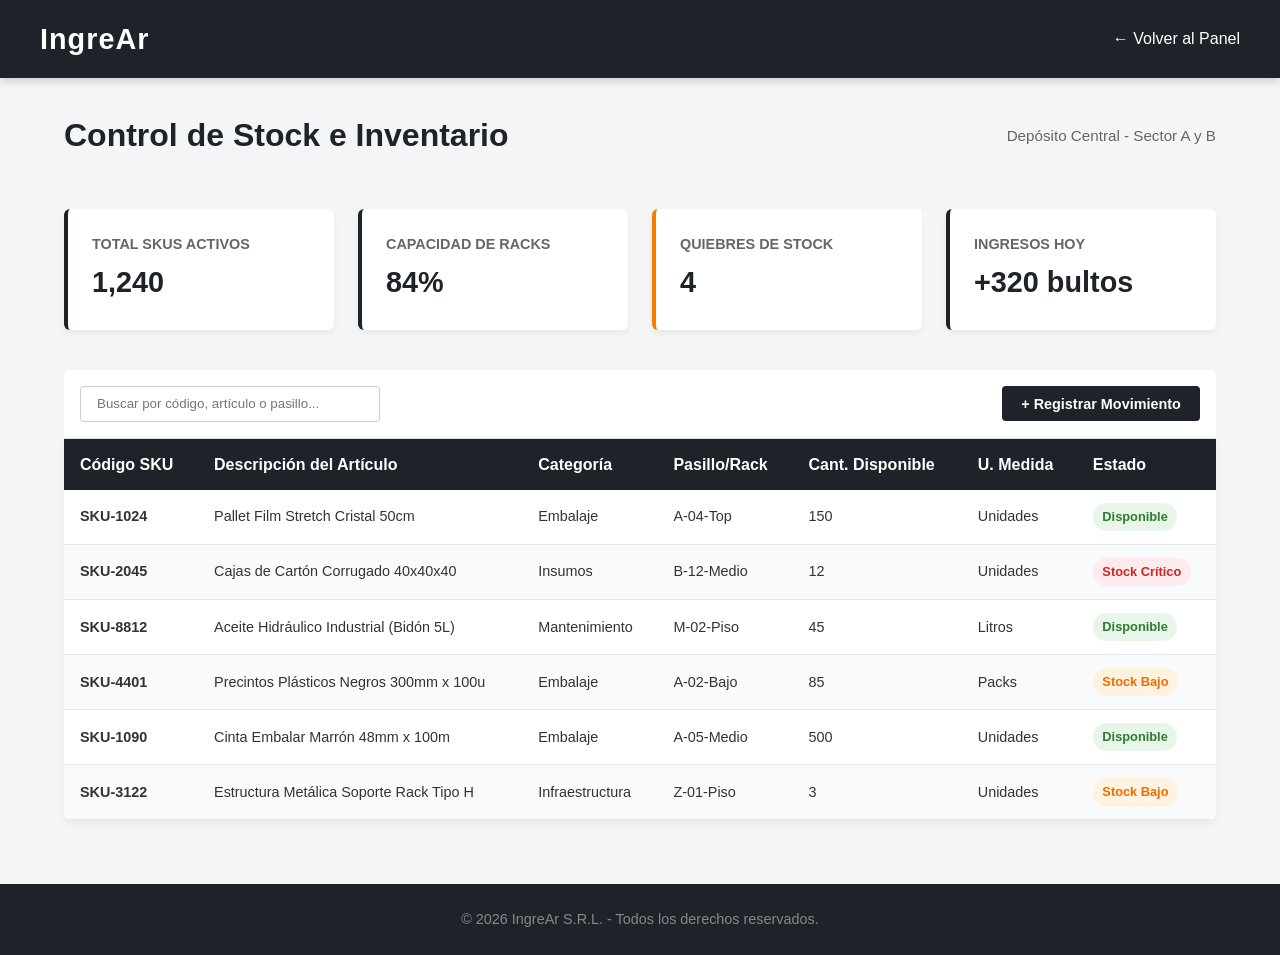
<file: stock.html>
<!DOCTYPE html>
<html lang="es">
<head>
    <meta charset="UTF-8">
    <meta name="viewport" content="width=device-width, initial-scale=1.0">
    <title>IngreAr - Control de Stock</title>
	<link rel="stylesheet" href="styles/styles.css">
</head>
<body>

    <header>
        <div class="nav-container">
            <div class="logo">IngreAr</div>
            <a href="index2.html" class="btn-volver">&#8592; Volver al Panel</a>
        </div>
    </header>

    <main>
        
        <div class="seccion-encabezado">
            <h2>Control de Stock e Inventario</h2>
            <p style="color: #666; font-size: 0.95rem;">Depósito Central - Sector A y B</p>
        </div>

        <section class="resumen-stock">
            <div class="kpi-card">
                <p>Total SKUs Activos</p>
                <div class="numero">1,240</div>
            </div>
            <div class="kpi-card">
                <p>Capacidad de Racks</p>
                <div class="numero">84%</div>
            </div>
            <div class="kpi-card alerta">
                <p>Quiebres de Stock</p>
                <div class="numero">4</div>
            </div>
            <div class="kpi-card">
                <p>Ingresos Hoy</p>
                <div class="numero">+320 bultos</div>
            </div>

        </section>

        <section>
            <div class="acciones-barra">
                <input type="text" class="buscador" placeholder="Buscar por código, artículo o pasillo...">
                <a href="control_stock.html"><button class="btn-accion">+ Registrar Movimiento</button></a>
            </div>

            <div class="tabla-contenedor">
                <table>
                    <thead>
                        <tr>
                            <th>Código SKU</th>
                            <th>Descripción del Artículo</th>
                            <th>Categoría</th>
                            <th>Pasillo/Rack</th>
                            <th>Cant. Disponible</th>
                            <th>U. Medida</th>
                            <th>Estado</th>
                        </tr>
                    </thead>
                    <tbody>
                        <tr>
                            <td><strong>SKU-1024</strong></td>
                            <td>Pallet Film Stretch Cristal 50cm</td>
                            <td>Embalaje</td>
                            <td>A-04-Top</td>
                            <td>150</td>
                            <td>Unidades</td>
                            <td><span class="badge disponible">Disponible</span></td>
                        </tr>
                        <tr>
                            <td><strong>SKU-2045</strong></td>
                            <td>Cajas de Cartón Corrugado 40x40x40</td>
                            <td>Insumos</td>
                            <td>B-12-Medio</td>
                            <td>12</td>
                            <td>Unidades</td>
                            <td><span class="badge critico">Stock Crítico</span></td>
                        </tr>
                        <tr>
                            <td><strong>SKU-8812</strong></td>
                            <td>Aceite Hidráulico Industrial (Bidón 5L)</td>
                            <td>Mantenimiento</td>
                            <td>M-02-Piso</td>
                            <td>45</td>
                            <td>Litros</td>
                            <td><span class="badge disponible">Disponible</span></td>
                        </tr>
                        <tr>
                            <td><strong>SKU-4401</strong></td>
                            <td>Precintos Plásticos Negros 300mm x 100u</td>
                            <td>Embalaje</td>
                            <td>A-02-Bajo</td>
                            <td>85</td>
                            <td>Packs</td>
                            <td><span class="badge baja">Stock Bajo</span></td>
                        </tr>
                        <tr>
                            <td><strong>SKU-1090</strong></td>
                            <td>Cinta Embalar Marrón 48mm x 100m</td>
                            <td>Embalaje</td>
                            <td>A-05-Medio</td>
                            <td>500</td>
                            <td>Unidades</td>
                            <td><span class="badge disponible">Disponible</span></td>
                        </tr>
                        <tr>
                            <td><strong>SKU-3122</strong></td>
                            <td>Estructura Metálica Soporte Rack Tipo H</td>
                            <td>Infraestructura</td>
                            <td>Z-01-Piso</td>
                            <td>3</td>
                            <td>Unidades</td>
                            <td><span class="badge baja">Stock Bajo</span></td>
                        </tr>
                    </tbody>
                </table>
            </div>
        </section>

    </main>

    <footer>
        <div class="container">
            <p>&copy; 2026 IngreAr S.R.L. - Todos los derechos reservados.</p>
        </div>
    </footer>

</body>
</html>
</file>
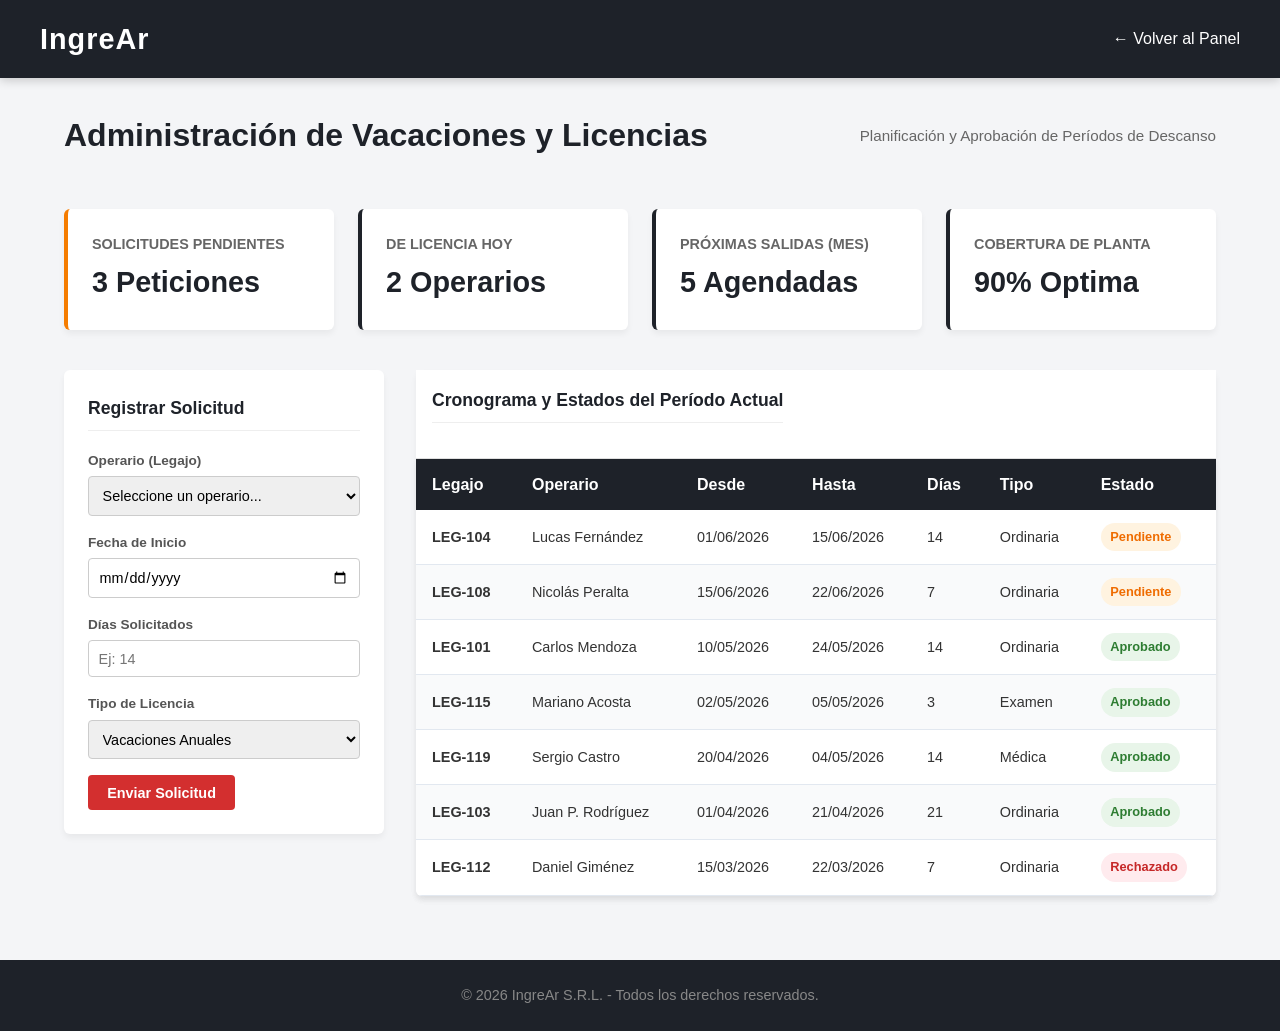
<file: vacaciones.html>
<!DOCTYPE html>
<html lang="es">
<head>
    <meta charset="UTF-8">
    <meta name="viewport" content="width=device-width, initial-scale=1.0">
    <title>IngreAr - Administración de Vacaciones</title>
	<link rel="stylesheet" href="styles/styles.css">
</head>
<body>

    <!-- Encabezado -->
    <header>
        <div class="nav-container">
            <div class="logo">IngreAr</div>
            <a href="index2.html" class="btn-volver">&#8592; Volver al Panel</a>
        </div>
    </header>

    <!-- Contenedor Principal -->
    <main>
        
        <div class="seccion-encabezado">
            <h2>Administración de Vacaciones y Licencias</h2>
            <p style="color: #666; font-size: 0.95rem;">Planificación y Aprobación de Períodos de Descanso</p>
        </div>

        <!-- Tarjetas de Información Rápida (KPIs) -->
        <section class="resumen-vacaciones">
            <div class="kpi-card alerta">
                <p>Solicitudes Pendientes</p>
                <div class="numero">3 Peticiones</div>
            </div>
            <div class="kpi-card">
                <p>De Licencia Hoy</p>
                <div class="numero">2 Operarios</div>
            </div>
            <div class="kpi-card">
                <p>Próximas Salidas (Mes)</p>
                <div class="numero">5 Agendadas</div>
            </div>
            <div class="kpi-card">
                <p>Cobertura de Planta</p>
                <div class="numero">90% Optima</div>
            </div>
        </section>

        <!-- Layout Dividido -->
        <div class="contenido-layout">
            
            <!-- Columna Izquierda: Formulario de Solicitud -->
            <aside class="panel-formulario">
                <h3>Registrar Solicitud</h3>
                <form onsubmit="return false;">
                    <div class="form-group">
                        <label for="legajo">Operario (Legajo)</label>
                        <select id="legajo">
                            <option value="">Seleccione un operario...</option>
                            <option value="101">Carlos Mendoza (LEG-101)</option>
                            <option value="102">Martín Gómez (LEG-102)</option>
                            <option value="104">Lucas Fernández (LEG-104)</option>
                            <option value="105">Gonzalo Maidana (LEG-105)</option>
                        </select>
                    </div>
                    <div class="form-group">
                        <label for="inicio-vac">Fecha de Inicio</label>
                        <input type="date" id="inicio-vac">
                    </div>
                    <div class="form-group">
                        <label for="dias">Días Solicitados</label>
                        <input type="number" id="dias" min="1" max="35" placeholder="Ej: 14">
                    </div>
                    <div class="form-group">
                        <label for="tipo">Tipo de Licencia</label>
                        <select id="tipo">
                            <option value="ordinaria">Vacaciones Anuales</option>
                            <option value="examen">Licencia por Examen</option>
                            <option value="medica">Licencia Médica</option>
                        </select>
                    </div>
                    <button class="btn-submit" type="button">Enviar Solicitud</button>
                </form>
            </aside>

            <!-- Columna Derecha: Historial y Estado de Solicitudes -->
            <section class="panel-tabla">
                <div class="tabla-cabecera-filtro">
                    <h3>Cronograma y Estados del Período Actual</h3>
                </div>
                
                <div class="tabla-contenedor">
                    <table>
                        <thead>
                            <tr>
                                <th>Legajo</th>
                                <th>Operario</th>
                                <th>Desde</th>
                                <th>Hasta</th>
                                <th>Días</th>
                                <th>Tipo</th>
                                <th>Estado</th>
                            </tr>
                        </thead>
                        <tbody>
                            <tr>
                                <td><strong>LEG-104</strong></td>
                                <td>Lucas Fernández</td>
                                <td>01/06/2026</td>
                                <td>15/06/2026</td>
                                <td>14</td>
                                <td>Ordinaria</td>
                                <td><span class="badge pendiente">Pendiente</span></td>
                            </tr>
                            <tr>
                                <td><strong>LEG-108</strong></td>
                                <td>Nicolás Peralta</td>
                                <td>15/06/2026</td>
                                <td>22/06/2026</td>
                                <td>7</td>
                                <td>Ordinaria</td>
                                <td><span class="badge pendiente">Pendiente</span></td>
                            </tr>
                            <tr>
                                <td><strong>LEG-101</strong></td>
                                <td>Carlos Mendoza</td>
                                <td>10/05/2026</td>
                                <td>24/05/2026</td>
                                <td>14</td>
                                <td>Ordinaria</td>
                                <td><span class="badge aprobado">Aprobado</span></td>
                            </tr>
                            <tr>
                                <td><strong>LEG-115</strong></td>
                                <td>Mariano Acosta</td>
                                <td>02/05/2026</td>
                                <td>05/05/2026</td>
                                <td>3</td>
                                <td>Examen</td>
                                <td><span class="badge aprobado">Aprobado</span></td>
                            </tr>
                            <tr>
                                <td><strong>LEG-119</strong></td>
                                <td>Sergio Castro</td>
                                <td>20/04/2026</td>
                                <td>04/05/2026</td>
                                <td>14</td>
                                <td>Médica</td>
                                <td><span class="badge aprobado">Aprobado</span></td>
                            </tr>
                            <tr>
                                <td><strong>LEG-103</strong></td>
                                <td>Juan P. Rodríguez</td>
                                <td>01/04/2026</td>
                                <td>21/04/2026</td>
                                <td>21</td>
                                <td>Ordinaria</td>
                                <td><span class="badge aprobado">Aprobado</span></td>
                            </tr>
                            <tr>
                                <td><strong>LEG-112</strong></td>
                                <td>Daniel Giménez</td>
                                <td>15/03/2026</td>
                                <td>22/03/2026</td>
                                <td>7</td>
                                <td>Ordinaria</td>
                                <td><span class="badge rechazado">Rechazado</span></td>
                            </tr>
                        </tbody>
                    </table>
                </div>
            </section>

        </div>
    </main>

    <!-- Pie de página -->
    <footer>
        <div class="container">
            <p>&copy; 2026 IngreAr S.R.L. - Todos los derechos reservados.</p>
        </div>
    </footer>

</body>
</html>
</file>
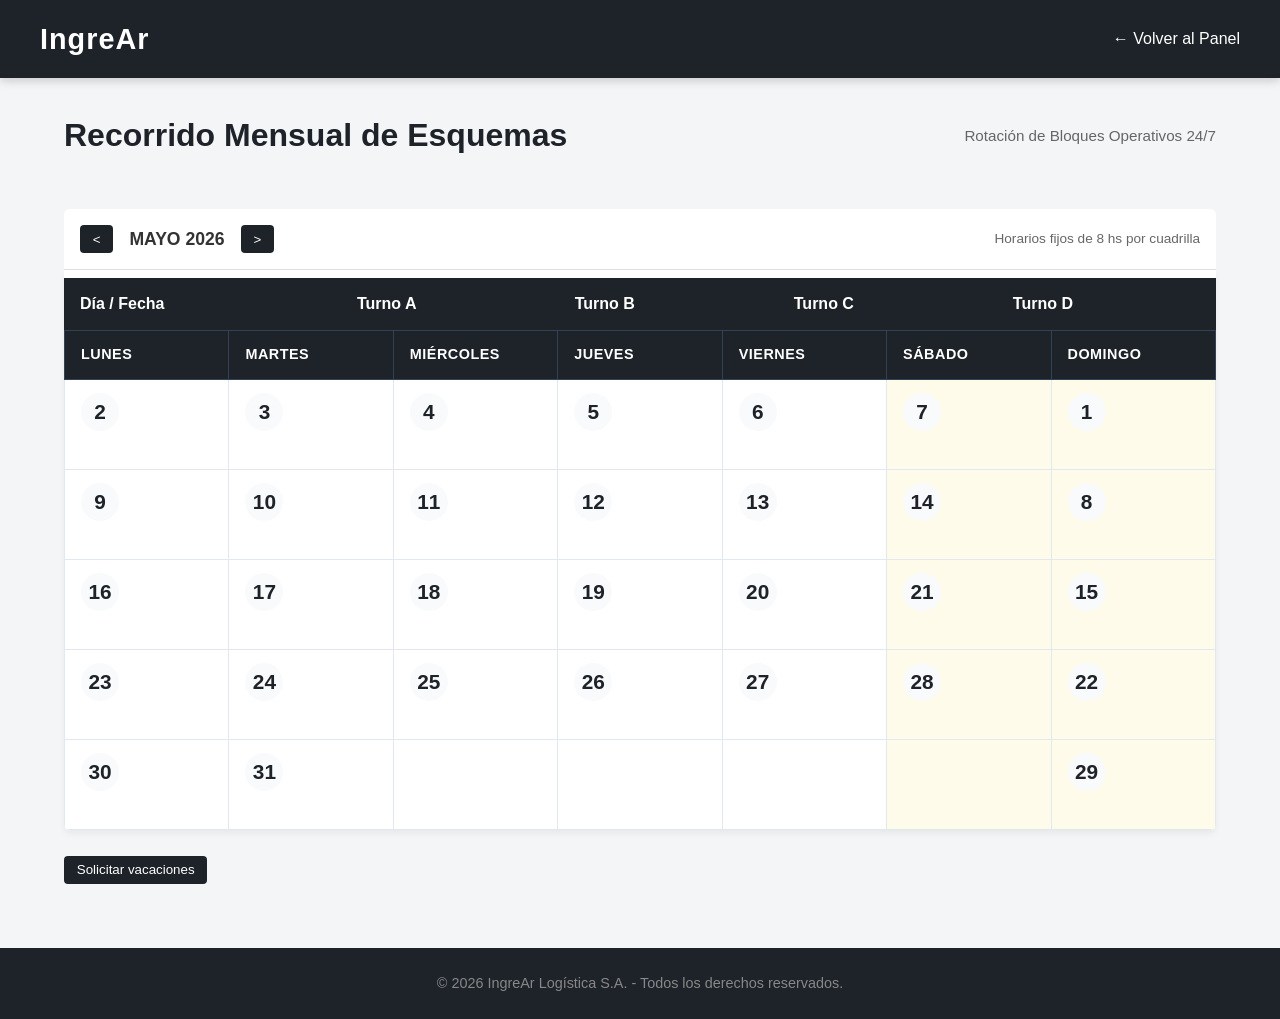
<file: android/calendario.html>
<!DOCTYPE html>
<html lang="es">
<head>
    <meta charset="UTF-8">
    <meta name="viewport" content="width=device-width, initial-scale=1.0">
    <title>IngreAr - Calendario Mensual de Turnos</title>
	<link rel="stylesheet" href="../styles/styles.css">
	<link rel="stylesheet" href="../styles/styles_calendario.css">
</head>
<body>

    <header>
        <div class="nav-container">
            <div class="logo">IngreAr</div>
            <a href="index3.html" class="btn-volver">&#8592; Volver al Panel</a>
        </div>
    </header>

    <main>
        <div class="seccion-encabezado">
            <h2>Recorrido Mensual de Esquemas</h2>
            <p style="color: #666; font-size: 0.95rem;">Rotación de Bloques Operativos 24/7</p>
        </div>

        <section>
            <div class="acciones-barra">
                <div class="mes-control">
                    <button class="btn-flecha">&lt;</button>
                    <span>MAYO 2026</span>
                    <button class="btn-flecha">&gt;</button>
                </div>
                <span style="font-size: 0.85rem; color: #666;">Horarios fijos de 8 hs por cuadrilla</span>
            </div>

            <div class="tabla-contenedor">
                <table>
                    <thead>
                        <tr>
                            <th style="text-align: left; padding-left: 1rem;">Día / Fecha</th>
                            <th>Turno A</th>
                            <th>Turno B</th>
                            <th>Turno C</th>
                            <th>Turno D</th>
                        </tr>
                    </thead>
                    <tbody>
                        <!-- Calendario Completo de 31 días (Mayo 2026) -->
                       
<div class="calendario-container">

    <!-- Tabla calendario rectangular: 7 columnas (días de semana) y filas necesarias para 31 celdas.
         Organización: Lunes a Domingo (como calendario tradicional)
         Para cubrir exactamente 31 días comenzamos desde el día 1 en la posición que corresponda según marzo 2026.
         Marzo 2026 comienza en DOMINGO. Para que quede completamente rectangular y mostrar todas las celdas de forma
         ordenada, haremos que la primera fila tenga desde día 1 (domingo) y completamos hasta el sábado siguiente.
         Al final, necesitaremos 5 filas completas (7x5 = 35 celdas) pero sólo mostraremos 31 números; 
         las celdas vacías (sin número) se mantienen en blanco para respetar forma rectangular. El diseño de la tabla
         será completamente simétrico. -->
    <table class="calendario-tabla" role="grid">
        <thead>
            <tr>
                <th>LUNES</th>
                <th>MARTES</th>
                <th>MIÉRCOLES</th>
                <th>JUEVES</th>
                <th>VIERNES</th>
                <th>SÁBADO</th>
                <th>DOMINGO</th>
            </tr>
        </thead>
        <tbody>
            <!-- 
                Marzo 2026: el primer día es domingo 1.
                Distribución real:
                - Semana 1: Domingo 1, luego lunes 2, martes 3, miércoles 4, jueves 5, viernes 6, sábado 7.
                - Semana 2: Domingo 8, lunes 9, martes 10, miércoles 11, jueves 12, viernes 13, sábado 14.
                - Semana 3: Domingo 15, lunes 16, martes 17, miércoles 18, jueves 19, viernes 20, sábado 21.
                - Semana 4: Domingo 22, lunes 23, martes 24, miércoles 25, jueves 26, viernes 27, sábado 28.
                - Semana 5: Domingo 29, lunes 30, martes 31, miércoles (vacío), jueves (vacío), viernes (vacío), sábado (vacío).
                
                Para lograr exactamente 31 números dentro de las celdas, mantendremos la estructura rectangular de 7x5.
                Las celdas sin día se dejan vacías o con un espacio, pero la cuadrícula permanece sólida.
                Además agregaremos clase 'sabado' o 'domingo' para aplicar color de fondo según paleta original.
            -->
            <!-- FILA 1: del día 1 al 7 (pero atención: domingo 1 empieza en la última columna). 
                 En la tabla el orden de columnas es LUNES, MARTES, MIÉR, JUEVES, VIERNES, SÁBADO, DOMINGO. -->
            <tr>
                <!-- Lunes 2 -->
                <td class="lunes"><div class="numero-dia">2</div></td>
                <!-- Martes 3 -->
                <td><div class="numero-dia">3</div></td>
                <!-- Miércoles 4 -->
                <td><div class="numero-dia">4</div></td>
                <!-- Jueves 5 -->
                <td><div class="numero-dia">5</div></td>
                <!-- Viernes 6 -->
                <td><div class="numero-dia">6</div></td>
                <!-- Sábado 7 (sabado) -->
                <td class="sabado"><div class="numero-dia">7</div></td>
                <!-- Domingo 1 (domingo) -->
                <td class="domingo"><div class="numero-dia">1</div></td>
            </tr>
            <!-- FILA 2: días 8 al 14 -->
            <tr>
                <td><div class="numero-dia">9</div></td>   <!-- Lunes 9 -->
                <td><div class="numero-dia">10</div></td>  <!-- Martes 10 -->
                <td><div class="numero-dia">11</div></td>  <!-- Miércoles 11 -->
                <td><div class="numero-dia">12</div></td>  <!-- Jueves 12 -->
                <td><div class="numero-dia">13</div></td>  <!-- Viernes 13 -->
                <td class="sabado"><div class="numero-dia">14</div></td> <!-- Sábado 14 -->
                <td class="domingo"><div class="numero-dia">8</div></td>  <!-- Domingo 8 -->
            </tr>
            <!-- FILA 3: días 15 al 21 -->
            <tr>
                <td><div class="numero-dia">16</div></td>  <!-- Lunes 16 -->
                <td><div class="numero-dia">17</div></td>  <!-- Martes 17 -->
                <td><div class="numero-dia">18</div></td>  <!-- Miércoles 18 -->
                <td><div class="numero-dia">19</div></td>  <!-- Jueves 19 -->
                <td><div class="numero-dia">20</div></td>  <!-- Viernes 20 -->
                <td class="sabado"><div class="numero-dia">21</div></td> <!-- Sábado 21 -->
                <td class="domingo"><div class="numero-dia">15</div></td> <!-- Domingo 15 -->
            </tr>
            <!-- FILA 4: días 22 al 28 -->
            <tr>
                <td><div class="numero-dia">23</div></td>  <!-- Lunes 23 -->
                <td><div class="numero-dia">24</div></td>  <!-- Martes 24 -->
                <td><div class="numero-dia">25</div></td>  <!-- Miércoles 25 -->
                <td><div class="numero-dia">26</div></td>  <!-- Jueves 26 -->
                <td><div class="numero-dia">27</div></td>  <!-- Viernes 27 -->
                <td class="sabado"><div class="numero-dia">28</div></td> <!-- Sábado 28 -->
                <td class="domingo"><div class="numero-dia">22</div></td> <!-- Domingo 22 -->
            </tr>
            <!-- FILA 5: días 29,30,31 + celdas vacías (sin número) para mantener rectangularidad -->
            <tr>
                <td><div class="numero-dia">30</div></td>  <!-- Lunes 30 -->
                <td><div class="numero-dia">31</div></td>  <!-- Martes 31 -->
                <td><!-- Miércoles vacío (sin número, espacio en blanco) --></td>
                <td><!-- Jueves vacío --></td>
                <td><!-- Viernes vacío --></td>
                <td class="sabado"><!-- Sábado vacío, solo fondo de finde pero sin número --></td>
                <td class="domingo"><div class="numero-dia">29</div></td>  <!-- Domingo 29 -->
            </tr>
        </tbody>
    </table>
</div>
<br>
<a href="vacaciones.html"><button class="btn-flecha">Solicitar vacaciones</button></a>
                    </tbody>
                </table>
            </div>
        </section>
    </main>

    <footer>
        <div class="container">
            <p>&copy; 2026 IngreAr Logística S.A. - Todos los derechos reservados.</p>
        </div>
    </footer>

</body>
</html>
</file>
<file: styles/styles.css>
/* ---------- VARIABLES GLOBALES ---------- */
:root {
    /* Colores base */
    --color-principal: #1e2229;
    --color-secundario: #2a303c;
    --color-acento: #ffb703;
    --color-texto: #ffffff;
    --color-texto-oscuro: #333333;
    --color-fondo: #f4f5f7;
    --fuente: 'Segoe UI', Tahoma, Geneva, Verdana, sans-serif;
    
    /* Colores específicos por módulo (se usan según contexto) */
    --color-stock: #0288d1;
    --color-autoelevadores: #f57c00;
    --color-personal: #388e3c;
    --color-turnos: #7b1fa2;
    --color-vacaciones: #d32f2f;
    --color-analisis: #0097a7;
    
    /* Estados y métricas */
    --color-exito: #388e3c;
    --color-alerta: #f57c00;
    --color-peligro: #d32f2f;
}

* {
    margin: 0;
    padding: 0;
    box-sizing: border-box;
}

body {
    font-family: var(--fuente);
    background-color: var(--color-fondo);
    color: var(--color-texto-oscuro);
    line-height: 1.6;
}

/* ========== ESTILOS DEL CHECKLIST (Página A4) ========== */

/* Configuración de la página A4 para impresión */
@page {
    size: A4;
    margin: 10mm 15mm 10mm 15mm;
}

/* Estilos base para el documento checklist */
body.checklist-body {
    font-family: var(--fuente, Arial, sans-serif);
    font-size: 11px;
    margin: 0;
    padding: 0;
    background-color: var(--color-fondo, #f4f5f7);
    color: var(--color-texto-oscuro, #333333);
}

/* Contenedor principal del checklist */
.checklist-page {
    width: 100%;
    max-width: 180mm;
    margin: 0 auto;
    background: white;
    padding: 5mm;
    border-radius: 8px;
    box-shadow: 0 2px 8px rgba(0,0,0,0.05);
}

/* Tablas del checklist */
.checklist-table {
    width: 100%;
    border-collapse: collapse;
    margin-bottom: 8px;
}

.checklist-table th,
.checklist-table td {
    border: 1px solid #cbd5e0;
    padding: 4px 6px;
    text-align: left;
    vertical-align: middle;
}

/* Tablas generales del sistema (manteniendo compatibilidad) */
table:not(.checklist-table) {
    width: 100%;
    border-collapse: collapse;
    text-align: left;
}

/* Encabezado del checklist */
.header-table td,
.info-table td {
    padding: 3px 6px;
}

/* Tabla Principal de Picking */
.picking-table th {
    font-size: 10px;
    padding: 5px 2px;
    background: linear-gradient(135deg, var(--color-principal) 0%, var(--color-secundario) 100%);
    color: var(--color-texto, #ffffff);
}

.picking-table tr:hover td {
    background-color: #f1f3f5;
}

/* Distribución de carga */
.dist-container {
    display: flex;
    border: 1px solid #cbd5e0;
    margin-bottom: 8px;
    height: 60px;
    background: white;
    border-radius: 6px;
    overflow: hidden;
}

.dist-title {
    width: 15%;
    padding: 5px;
    font-size: 10px;
    font-weight: bold;
    border-right: 1px solid #cbd5e0;
    display: flex;
    align-items: center;
    background: linear-gradient(135deg, var(--color-principal) 0%, var(--color-secundario) 100%);
    color: var(--color-texto, #ffffff);
}

.dist-main {
    width: 65%;
    padding: 4px;
    font-size: 9px;
    border-right: 1px solid #cbd5e0;
    background: #ffffff;
    color: #2d3748;
}

.dist-side {
    width: 20%;
    padding: 4px;
    font-size: 9px;
    background: #ffffff;
    color: #2d3748;
}

/* Listas de verificación (Checklists) */
.checklist-data-table td {
    font-size: 10px;
    padding: 6px;
}

/* Pie de página de firmas */
.footer-table td {
    width: 50%;
    height: 18px;
}

.footer-table td strong {
    color: var(--color-principal);
}

/* Badge opcional para checklist */
.badge-check {
    display: inline-block;
    padding: 0.25rem 0.6rem;
    border-radius: 50px;
    font-size: 0.75rem;
    font-weight: 600;
    background-color: var(--color-exito, #388e3c);
    color: white;
}

/* Clases utilitarias del checklist */
.text-center { text-align: center; }

.bg-gray { 
    background: linear-gradient(135deg, var(--color-principal) 0%, var(--color-secundario) 100%);
    color: var(--color-texto, #ffffff);
    font-weight: bold;
}

/* Alturas específicas del checklist */
.h-blank { height: 22px; }
.h-large-blank { height: 45px; }
.h-comment { height: 30px; }

/* ========== ESTILOS DEL ORGANIGRAMA ========== */
body.org-ch-page {
    background: linear-gradient(135deg, var(--color-principal) 0%, var(--color-secundario) 100%);
    font-family: var(--fuente);
    padding: 20px;
    min-height: 100vh;
}

.org-ch-wrapper {
    max-width: 1400px;
    margin: 0 auto;
    background: rgba(255, 255, 255, 0.95);
    border-radius: 20px;
    padding: 30px 20px;
    box-shadow: 0 20px 60px rgba(0,0,0,0.3);
}

.org-ch-wrapper h1 {
    text-align: center;
    color: #2d3748;
    font-size: 2.2rem;
    margin-bottom: 10px;
    font-weight: 700;
}

.org-ch-wrapper .subtitle {
    text-align: center;
    color: #4a5568;
    margin-bottom: 40px;
    font-size: 1rem;
    border-bottom: 2px solid #cbd5e0;
    display: inline-block;
    width: auto;
    padding-bottom: 10px;
}

.org-ch-wrapper .title-container {
    text-align: center;
    margin-bottom: 30px;
}

/* Contenedor del organigrama con scroll horizontal si es necesario */
.org-chart {
    overflow-x: auto;
    overflow-y: visible;
    padding: 20px 10px 40px 10px;
    position: relative;
}

/* Estructura flex para los niveles */
.levels-container {
    display: flex;
    justify-content: center;
    align-items: flex-start;
    gap: 30px;
    flex-wrap: nowrap;
    min-width: min-content;
}

/* Cada nivel */
.level {
    display: flex;
    flex-direction: column;
    align-items: center;
    gap: 20px;
    min-width: 200px;
    opacity: 0;
    transform: translateY(30px);
    animation: slideUp 0.6s ease forwards;
}

/* Retrasos escalonados para cada nivel */
.level-0 { animation-delay: 0.05s; }
.level-1 { animation-delay: 0.15s; }
.level-2 { animation-delay: 0.25s; }
.level-3 { animation-delay: 0.35s; }
.level-4 { animation-delay: 0.45s; }
.level-5 { animation-delay: 0.55s; }

@keyframes slideUp {
    to {
        opacity: 1;
        transform: translateY(0);
    }
}

/* Encabezado del nivel */
.level-header {
    background: linear-gradient(135deg, var(--color-principal) 0%, var(--color-secundario) 100%);
    color: var(--color-texto);
    padding: 8px 16px;
    border-radius: 20px;
    font-size: 0.85rem;
    font-weight: 600;
    text-align: center;
    width: 100%;
    white-space: nowrap;
    box-shadow: 0 2px 8px rgba(0,0,0,0.1);
}

/* Tarjeta de persona */
.person-card {
    background: white;
    width: 160px;
    height: 160px;
    padding: 15px 10px;
    border-radius: 12px;
    box-shadow: 0 4px 12px rgba(0,0,0,0.1);
    text-align: center;
    transition: all 0.3s ease;
    cursor: pointer;
    border: 1px solid #e2e8f0;
    position: relative;
}

.person-card:hover {
    transform: translateY(-5px);
    box-shadow: 0 8px 20px rgba(0,0,0,0.15);
    border-color: var(--color-acento);
}

/* Avatar circular */
.avatar {
    width: 60px;
    height: 60px;
    background: linear-gradient(135deg, var(--color-principal) 0%, var(--color-secundario) 100%);
    border-radius: 50%;
    display: flex;
    align-items: center;
    justify-content: center;
    margin: 0 auto 12px;
    color: var(--color-texto);
    font-weight: bold;
    font-size: 1.2rem;
    box-shadow: 0 2px 8px rgba(0,0,0,0.1);
}

.name {
    font-weight: 700;
    font-size: 0.7rem;
    color: #2d3748;
    margin-bottom: 6px;
}

.role {
    font-size: 0.55rem;
    color: var(--color-acento);
    font-weight: 600;
    margin-bottom: 6px;
}

.department {
    font-size: 0.5rem;
    color: #718096;
    padding-top: 6px;
    border-top: 1px solid #e2e8f0;
    margin-top: 6px;
}

/* Panel de información del organigrama */
.org-ch-wrapper .info-bar {
    display: flex;
    justify-content: space-between;
    align-items: center;
    background: linear-gradient(135deg, #f7fafc 0%, #edf2f7 100%);
    padding: 12px 24px;
    border-radius: 12px;
    margin-top: 30px;
    flex-wrap: wrap;
    gap: 10px;
}

.org-ch-wrapper .total-badge {
    background: var(--color-personal);
    color: var(--color-texto);
    padding: 5px 15px;
    border-radius: 20px;
    font-weight: bold;
}

.org-ch-wrapper .cascade-badge {
    background: var(--color-acento);
    color: var(--color-principal);
    padding: 5px 15px;
    border-radius: 20px;
    font-weight: bold;
}

.org-ch-wrapper footer {
    text-align: center;
    margin-top: 20px;
    color: #718096;
    font-size: 0.75rem;
}

/* Scrollbar personalizada del organigrama */
.org-chart::-webkit-scrollbar {
    height: 8px;
}

.org-chart::-webkit-scrollbar-track {
    background: #e2e8f0;
    border-radius: 10px;
}

.org-chart::-webkit-scrollbar-thumb {
    background: var(--color-principal);
    border-radius: 10px;
}

/* ========== ESTILOS DEL MÓDULO DE DEPÓSITO ========== */

/* ---------- HEADER Y NAVEGACIÓN (Común a todos) ---------- */
header {
    background-color: var(--color-principal);
    color: var(--color-texto);
    padding: 1rem 2rem;
    position: sticky;
    top: 0;
    z-index: 1000;
    box-shadow: 0 2px 10px rgba(0,0,0,0.2);
}

.nav-container {
    display: flex;
    justify-content: space-between;
    align-items: center;
    max-width: 1200px;
    margin: 0 auto;
}

.logo {
    font-size: 1.8rem;
    font-weight: bold;
    letter-spacing: 1px;
}

.logo span {
    color: var(--color-acento);
}

/* Navegación común */
nav ul {
    display: flex;
    list-style: none;
    gap: 1.5rem;
}

nav a, .btn-volver {
    color: var(--color-texto);
    text-decoration: none;
    font-weight: 500;
    transition: color 0.3s ease;
    display: flex;
    align-items: center;
    gap: 0.5rem;
}

nav a:hover, .btn-volver:hover {
    color: var(--color-acento);
}

/* ---------- CONTENEDORES PRINCIPALES ---------- */
main {
    max-width: 1200px;
    margin: 2rem auto;
    padding: 0 1.5rem;
}

.hero {
    background: linear-gradient(rgba(30, 34, 41, 0.85), rgba(42, 48, 60, 0.85)), 
                url('https://images.unsplash.com/photo-1586528116311-ad8dd3c8310d?auto=format&fit=crop&w=1350&q=80') no-repeat center center/cover;
    height: 40vh;
    display: flex;
    justify-content: center;
    align-items: center;
    text-align: center;
    color: var(--color-texto);
    padding: 0 1rem;
}

.hero-content h1 {
    font-size: 2.5rem;
    margin-bottom: 0.5rem;
}

.hero-content p {
    font-size: 1.2rem;
    color: #ccc;
}

/* ---------- SECCIÓN TÍTULOS (Común) ---------- */
.seccion-titulo {
    text-align: center;
    margin-bottom: 3rem;
    position: relative;
}

.seccion-titulo h2, .seccion-encabezado h2 {
    font-size: 2rem;
    color: var(--color-principal);
}

.seccion-titulo::after {
    content: '';
    display: block;
    width: 60px;
    height: 4px;
    background-color: var(--color-acento);
    margin: 0.5rem auto 0 auto;
    border-radius: 2px;
}

.seccion-encabezado {
    display: flex;
    justify-content: space-between;
    align-items: center;
    margin-bottom: 2rem;
    padding-bottom: 1rem;
}

/* Bordes por módulo */
.seccion-encabezado.border-stock { border-bottom: 3px solid var(--color-stock); }
.seccion-encabezado.border-turnos { border-bottom: 3px solid var(--color-turnos); }
.seccion-encabezado.border-analisis { border-bottom: 3px solid var(--color-analisis); }
.seccion-encabezado.border-personal { border-bottom: 3px solid var(--color-personal); }
.seccion-encabezado.border-vacaciones { border-bottom: 3px solid var(--color-vacaciones); }

/* ---------- GRILLAS Y CARDS (Dashboard) ---------- */
.dashboard-grid {
    display: grid;
    grid-template-columns: repeat(auto-fit, minmax(300px, 1fr));
    gap: 2rem;
}

/* Cards base */
.card, .kpi-box, .kpi-card, .panel-formulario, .panel-tabla {
    background-color: #ffffff;
    border-radius: 6px;
    box-shadow: 0 4px 6px rgba(0,0,0,0.05);
    transition: transform 0.3s ease, box-shadow 0.3s ease;
}

.card {
    padding: 2rem;
    display: flex;
    flex-direction: column;
    justify-content: space-between;
    border-top: 5px solid var(--color-secundario);
}

.card:hover {
    transform: translateY(-5px);
    box-shadow: 0 8px 15px rgba(0,0,0,0.1);
}

/* Variaciones de color en el borde superior */
.card.stock { --color-secundario: var(--color-stock); border-top-color: var(--color-stock); }
.card.autoelevadores { --color-secundario: var(--color-autoelevadores); border-top-color: var(--color-autoelevadores); }
.card.personal { --color-secundario: var(--color-personal); border-top-color: var(--color-personal); }
.card.turnos { --color-secundario: var(--color-turnos); border-top-color: var(--color-turnos); }
.card.vacaciones { --color-secundario: var(--color-vacaciones); border-top-color: var(--color-vacaciones); }
.card.analisis { --color-secundario: var(--color-analisis); border-top-color: var(--color-analisis); }

.card h3, .kpi-box h3 {
    font-size: 1.4rem;
    margin-bottom: 1rem;
    color: var(--color-principal);
}

.card p, .kpi-box p {
    color: #666;
    margin-bottom: 1.5rem;
    font-size: 0.95rem;
    flex-grow: 1;
}

.card-btn {
    display: inline-block;
    background-color: var(--color-principal);
    color: var(--color-texto);
    padding: 0.7rem 1.5rem;
    text-decoration: none;
    border-radius: 4px;
    font-weight: 600;
    text-align: center;
    transition: background-color 0.3s ease;
}

.card-btn:hover {
    background-color: var(--color-acento);
    color: var(--color-principal);
}

/* ---------- KPI CARDS (Genérico reutilizable) ---------- */
.kpi-card {
    padding: 1.5rem;
    border-left: 4px solid var(--color-principal);
}

.kpi-card p {
    font-size: 0.9rem;
    color: #666;
    text-transform: uppercase;
    font-weight: 600;
}

.kpi-card .numero, .stat-grande {
    font-size: 1.8rem;
    font-weight: bold;
    color: var(--color-principal);
    margin-top: 0.2rem;
}

.kpi-card.alerta {
    border-left-color: var(--color-alerta);
}

/* ---------- BARRAS DE ACCIONES Y FILTROS (Común) ---------- */
.acciones-barra {
    background-color: #ffffff;
    padding: 1rem;
    border-radius: 6px 6px 0 0;
    border-bottom: 1px solid #e0e0e0;
    display: flex;
    justify-content: space-between;
    align-items: center;
    gap: 1rem;
    flex-wrap: wrap;
}

.buscador {
    padding: 0.6rem 1rem;
    border: 1px solid #ccc;
    border-radius: 4px;
    width: 300px;
    font-family: var(--fuente);
}

/* Botones por módulo */
.btn-accion, .btn-submit {
    background-color: var(--color-principal);
    color: var(--color-texto);
    padding: 0.6rem 1.2rem;
    text-decoration: none;
    border-radius: 4px;
    font-weight: 600;
    font-size: 0.9rem;
    transition: background-color 0.3s ease;
    border: none;
    cursor: pointer;
}

.btn-accion.stock { background-color: var(--color-stock); }
.btn-accion.stock:hover { background-color: #0277bd; }

.btn-accion.personal { background-color: var(--color-personal); }
.btn-accion.personal:hover { background-color: #2e7d32; }

.btn-accion.vacaciones, .btn-submit { background-color: var(--color-vacaciones); }
.btn-accion.vacaciones:hover, .btn-submit:hover { background-color: #b71c1c; }

/* Navegación entre meses */
.mes-control {
    display: flex;
    align-items: center;
    gap: 1rem;
    font-weight: bold;
    font-size: 1.1rem;
}

.btn-flecha {
    background-color: var(--color-principal);
    color: var(--color-texto);
    border: none;
    padding: 0.4rem 0.8rem;
    border-radius: 4px;
    cursor: pointer;
}

/* ---------- TABLAS (Estilo unificado del sistema) ---------- */
.tabla-contenedor {
    background-color: #ffffff;
    border-radius: 0 0 6px 6px;
    box-shadow: 0 4px 6px rgba(0,0,0,0.05);
    overflow-x: auto;
}

th:not(.picking-table th) {
    background-color: var(--color-principal);
    color: var(--color-texto);
    font-weight: 600;
    padding: 0.8rem 1rem;
    position: sticky;
    top: 0;
    z-index: 20;
}

td:not(.checklist-table td) {
    padding: 0.8rem 1rem;
    font-size: 0.9rem;
    border-bottom: 1px solid #e2e8f0;
}

tr:hover:not(.picking-table tr) {
    background-color: #f1f3f5;
}

tr:nth-child(even):not(.picking-table tr) {
    background-color: #f9fafb;
}

/* Columna fecha específica para calendario turnos */
.col-fecha {
    font-weight: 600;
    background-color: #f8fafc;
    text-align: left;
    padding-left: 1rem;
    width: 150px;
}

/* Fines de semana en calendario */
.fin-semana {
    background-color: #fffbeb;
}

/* ---------- BADGES Y ESTADOS (Unificados) ---------- */
.badge {
    display: inline-block;
    padding: 0.25rem 0.6rem;
    border-radius: 50px;
    font-size: 0.8rem;
    font-weight: 600;
    text-align: center;
}

/* Estados de stock */
.badge.disponible { background-color: #e8f5e9; color: #2e7d32; }
.badge.critico { background-color: #ffebee; color: #c62828; }
.badge.baja { background-color: #fff3e0; color: #ef6c00; }

/* Estados de personal */
.badge.activo { background-color: #e8f5e9; color: #2e7d32; }
.badge.descanso { background-color: #e3f2fd; color: #0d47a1; }
.badge.licencia { background-color: #ffebee; color: #c62828; }

/* Estados de vacaciones */
.badge.aprobado { background-color: #e8f5e9; color: #2e7d32; }
.badge.pendiente { background-color: #fff3e0; color: #ef6c00; }
.badge.rechazado { background-color: #ffebee; color: #c62828; }

/* ---------- BLOQUES DE HORARIOS (Calendario Turnos) ---------- */
.h-badge {
    display: inline-block;
    width: 90%;
    padding: 0.3rem 0;
    border-radius: 4px;
    font-weight: bold;
    font-size: 0.8rem;
    text-align: center;
}

.h-badge.manana { background-color: #e3f2fd; color: #0d47a1; }
.h-badge.tarde { background-color: #fff3e0; color: #e65100; }
.h-badge.noche { background-color: #ede7f6; color: #4a148c; }
.h-badge.franco { background-color: #f1f5f9; color: #64748b; font-weight: normal; }

/* ---------- COMPONENTES DE GRÁFICOS Y MÉTRICAS ---------- */
.dashboard-row {
    display: grid;
    grid-template-columns: repeat(auto-fit, minmax(340px, 1fr));
    gap: 2rem;
    margin-bottom: 2rem;
}

.kpi-box {
    padding: 1.5rem;
}

.kpi-box h3 {
    font-size: 1.1rem;
    border-bottom: 1px solid #eee;
    padding-bottom: 0.5rem;
    margin-bottom: 1rem;
    display: flex;
    justify-content: space-between;
    align-items: center;
}

.kpi-meta {
    font-size: 0.8rem;
    color: #888;
    font-weight: normal;
}

.stat-grande {
    text-align: center;
    margin: 0.5rem 0;
}

.stat-sub {
    font-size: 0.85rem;
    color: #666;
    text-align: center;
    margin-bottom: 1rem;
}

/* Barras de progreso */
.progress-container {
    margin-bottom: 1rem;
}

.progress-label {
    display: flex;
    justify-content: space-between;
    font-size: 0.85rem;
    margin-bottom: 0.25rem;
    font-weight: 500;
}

.progress-bar-bg {
    background-color: #eaedf1;
    height: 10px;
    border-radius: 5px;
    overflow: hidden;
}

.progress-bar-fill {
    height: 100%;
    border-radius: 5px;
}

/* Mini listas */
.mini-list {
    list-style: none;
}

.mini-list-item {
    display: flex;
    justify-content: space-between;
    align-items: center;
    padding: 0.5rem 0;
    border-bottom: 1px dashed #eee;
    font-size: 0.9rem;
}

.mini-list-item:last-child {
    border-bottom: none;
}

/* Textos de estado */
.txt-exito { color: var(--color-exito); font-weight: bold; }
.txt-alerta { color: var(--color-alerta); font-weight: bold; }
.txt-peligro { color: var(--color-peligro); font-weight: bold; }

/* ---------- LAYOUT DE DOS COLUMNAS (Vacaciones) ---------- */
.contenido-layout {
    display: grid;
    grid-template-columns: 320px 1fr;
    gap: 2rem;
}

.panel-formulario, .panel-tabla {
    height: fit-content;
}

.panel-formulario {
    padding: 1.5rem;
}

.panel-formulario h3, .tabla-cabecera-filtro h3 {
    font-size: 1.1rem;
    margin-bottom: 1.2rem;
    color: var(--color-principal);
    border-bottom: 1px solid #eee;
    padding-bottom: 0.5rem;
}

.tabla-cabecera-filtro {
    padding: 1rem;
    background-color: #fff;
    border-bottom: 1px solid #e0e0e0;
    display: flex;
    justify-content: space-between;
    align-items: center;
}

/* Formularios */
.form-group {
    margin-bottom: 1rem;
}

.form-group label {
    display: block;
    font-size: 0.85rem;
    font-weight: 600;
    margin-bottom: 0.3rem;
    color: #555;
}

.form-group input, .form-group select {
    width: 100%;
    padding: 0.6rem;
    border: 1px solid #ccc;
    border-radius: 4px;
    font-family: var(--fuente);
    font-size: 0.9rem;
}

/* ---------- GRILLAS DE RESUMEN (Personal, Stock, Vacaciones) ---------- */
.resumen-personal, .resumen-stock, .resumen-vacaciones {
    display: grid;
    grid-template-columns: repeat(auto-fit, minmax(220px, 1fr));
    gap: 1.5rem;
    margin-bottom: 2.5rem;
}

/* ---------- FOOTER (Común) ---------- */
footer {
    background-color: var(--color-principal);
    color: var(--color-texto);
    text-align: center;
    padding: 1.5rem;
    margin-top: 4rem;
    font-size: 0.9rem;
}

footer p {
    color: #888;
}

/* ---------- RESPONSIVE (Unificado) ---------- */
@media (max-width: 992px) {
    .contenido-layout {
        grid-template-columns: 1fr;
    }
}

@media (max-width: 768px) {
    .hero-content h1 {
        font-size: 2rem;
    }
    
    nav, nav ul {
        display: none;
    }
    
    .seccion-encabezado {
        flex-direction: column;
        align-items: flex-start;
        gap: 1rem;
    }
    
    .acciones-barra {
        flex-direction: column;
        align-items: stretch;
    }
    
    .buscador {
        width: 100%;
    }
    
    .dashboard-row, .contenido-layout {
        grid-template-columns: 1fr;
    }
    
    /* Responsive del checklist */
    .checklist-page {
        padding: 2mm;
    }
    
    .checklist-table th,
    .checklist-table td {
        padding: 2px 3px;
        font-size: 9px;
    }
    
    /* Responsive del organigrama */
    .levels-container {
        gap: 15px;
    }
    
    .person-card {
        width: 170px;
        padding: 10px 8px;
    }
    
    .avatar {
        width: 50px;
        height: 50px;
        font-size: 1rem;
    }
}
	.rojo {
        background: red;
        color: black;
        font-size: 1.5em;
        border-radius: 5px;
    }
</file>
<file: styles/styles_calendario.css>
/* ---------- PALETA DE COLORES (basada en los estilos unificados) ---------- */
        :root {
            --color-principal: #1e2229;
            --color-secundario: #2a303c;
            --color-acento: #ffb703;
            --color-texto-claro: #ffffff;
            --color-fondo-gris: #f4f5f7;
            --color-borde-suave: #e2e8f0;
            --color-domingo-bg: #fffbeb;      /* Fondo sutil para fin de semana */
            --color-sabado-bg: #fff8e7;
            --color-header-bg: #1e2229;
        }

        * {
            margin: 0;
            padding: 0;
            box-sizing: border-box;
        }

        body {
           
        }

        /* Contenedor principal: solo la tabla tipo calendario rectangular */
        .calendario-container {
            max-width: 1100px;
            width: 100%;
            background: white;
            border-radius: 16px;
            box-shadow: 0 10px 25px -5px rgba(0, 0, 0, 0.05), 0 8px 10px -6px rgba(0, 0, 0, 0.02);
            overflow-x: auto;
            padding: 0.25rem;
        }

        /* Tabla estilo calendario: estructura de rejilla rectangular */
        .calendario-tabla {
            width: 100%;
            border-collapse: collapse;
            font-family: inherit;
            text-align: center;
            table-layout: fixed;
            min-width: 600px;  /* para que sea responsive pero con scroll horizontal en pantallas muy chicas */
        }

        /* Estilo para los días de la semana (cabecera) */
        .calendario-tabla th {
            background-color: var(--color-principal);
            color: var(--color-texto-claro);
            font-weight: 600;
            font-size: 0.9rem;
            padding: 1rem 0.5rem;
            border: 1px solid #334155;
            letter-spacing: 0.5px;
        }

        /* Celdas que representan cada día del mes */
        .calendario-tabla td {
            border: 1px solid var(--color-borde-suave);
            background-color: #ffffff;
            transition: all 0.2s ease;
            vertical-align: top;
            height: 90px;
            width: 14.28%; /* 7 columnas, cada una ocupa 1/7 aprox, para mantener rectangularidad */
            padding: 0.5rem;
        }

        /* Número del día dentro de cada cuadrado */
        .numero-dia {
            display: inline-block;
            font-size: 1.3rem;
            font-weight: 700;
            color: var(--color-principal);
            background: #f8fafc;
            width: 38px;
            height: 38px;
            line-height: 38px;
            text-align: center;
            border-radius: 30px;
            margin-bottom: 0.25rem;
            transition: 0.1s linear;
        }

        /* Resaltar los fines de semana (sábado y domingo) con fondo suave estilo original */
        .calendario-tabla td.sabado, 
        .calendario-tabla td.domingo {
            background-color: var(--color-domingo-bg);
        }

        /* Efecto hover sutil como en el diseño base */
        .calendario-tabla td:hover {
            background-color: #f1f3f5;
            cursor: default;
        }

        /* Ajuste para que los números de días se vean bien incluso en móviles */
        @media (max-width: 680px) {
            .calendario-tabla td {
                height: 65px;
                padding: 0.25rem;
            }
            .numero-dia {
                width: 28px;
                height: 28px;
                line-height: 28px;
                font-size: 1rem;
            }
            .calendario-tabla th {
                padding: 0.6rem 0.2rem;
                font-size: 0.75rem;
            }
        }

        /* Si la pantalla es muy pequeña, el contenedor hace scroll, pero la tabla mantiene la forma rectangular */
        @media (max-width: 550px) {
            .calendario-container {
                overflow-x: auto;
            }
            .calendario-tabla {
                min-width: 550px;
            }
        }

        /* Pequeño detalle decorativo: borde sutil en contenedor */
        .calendario-header-titulo {
            padding: 1rem 1rem 0 1rem;
            display: flex;
            justify-content: space-between;
            align-items: baseline;
            flex-wrap: wrap;
            border-bottom: 3px solid var(--color-acento);
            margin-bottom: 0.5rem;
        }
        .titulo-mes {
            font-size: 1.4rem;
            font-weight: bold;
            color: var(--color-principal);
            letter-spacing: -0.3px;
        }
        .leyenda {
            font-size: 0.7rem;
            color: #4a5568;
            background: #edf2f7;
            padding: 0.2rem 0.7rem;
            border-radius: 30px;
        }
        /* pie de página opcional (solo estético, sin interrumpir la tabla) */
        .footer-cal {
            text-align: center;
            margin-top: 1rem;
            font-size: 0.7rem;
            color: #6c757d;
            border-top: 1px solid #e9ecef;
            padding-top: 0.8rem;
        }
</file>
